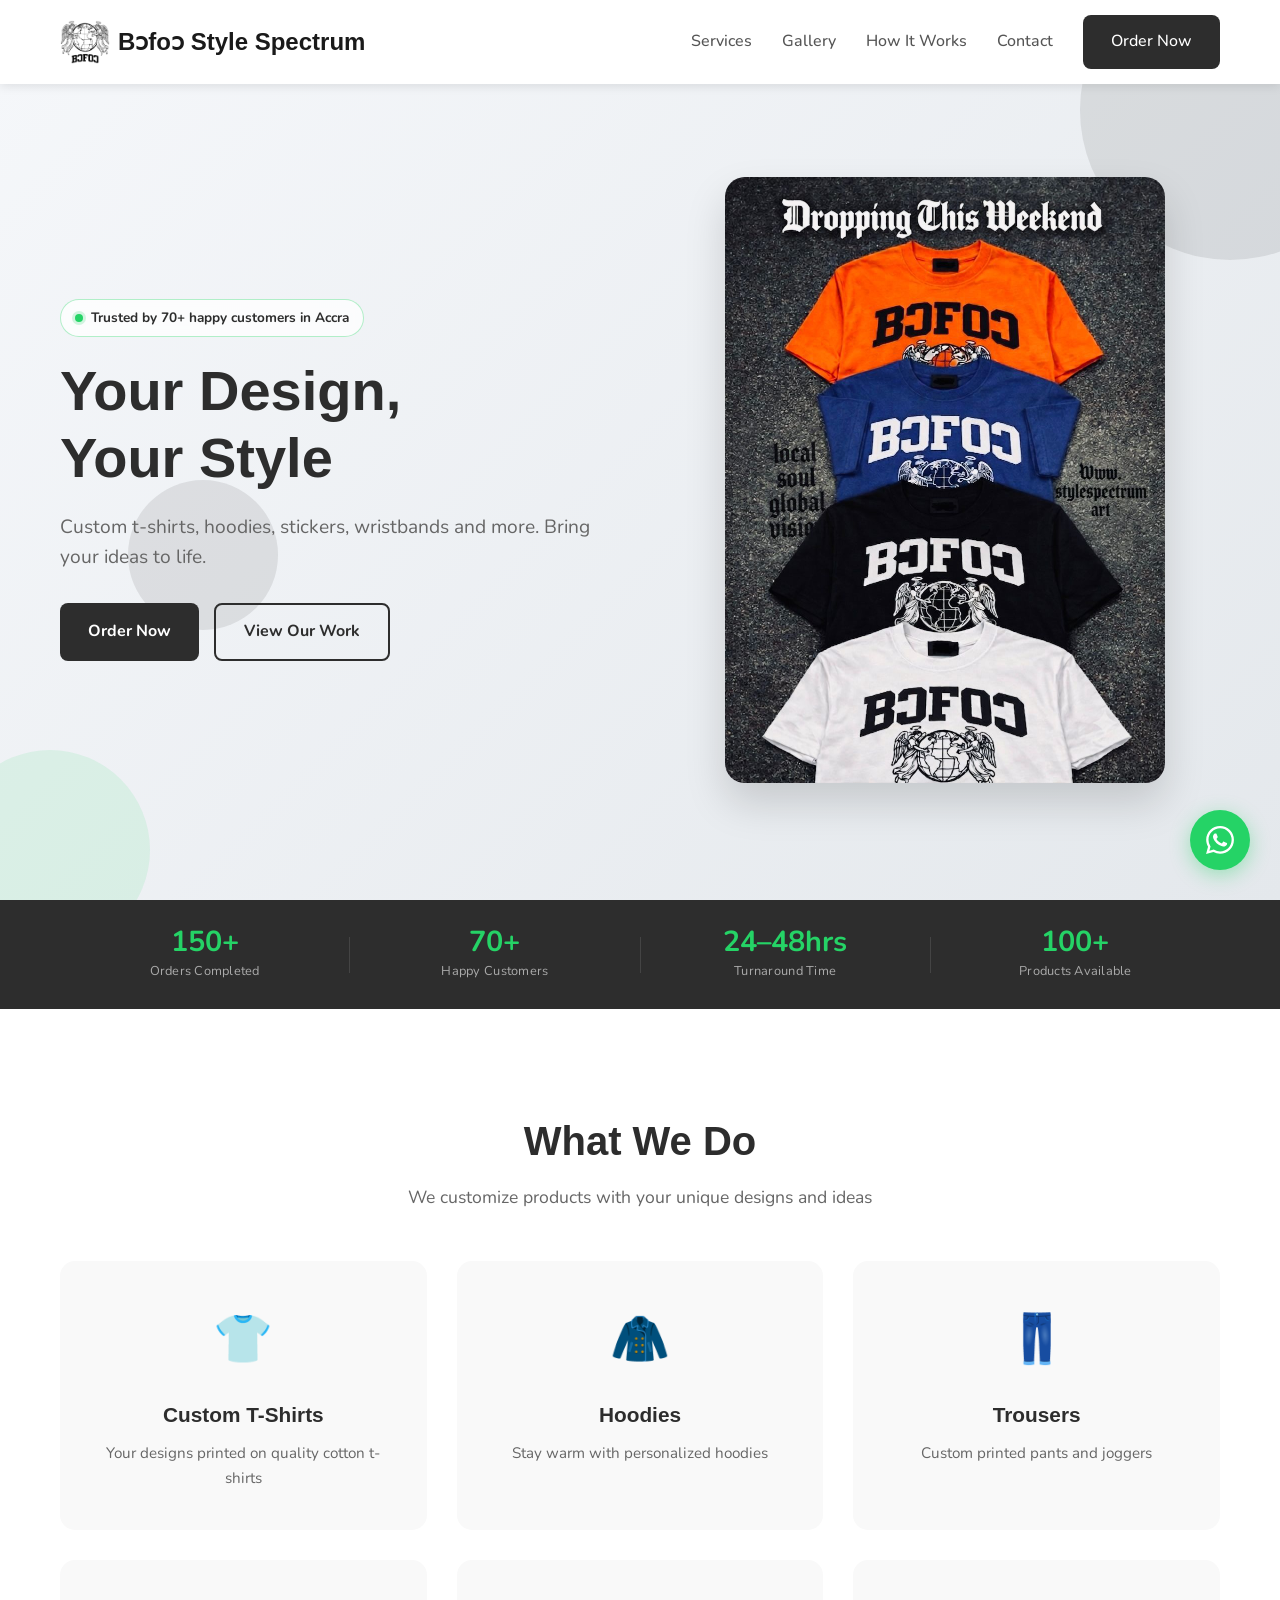
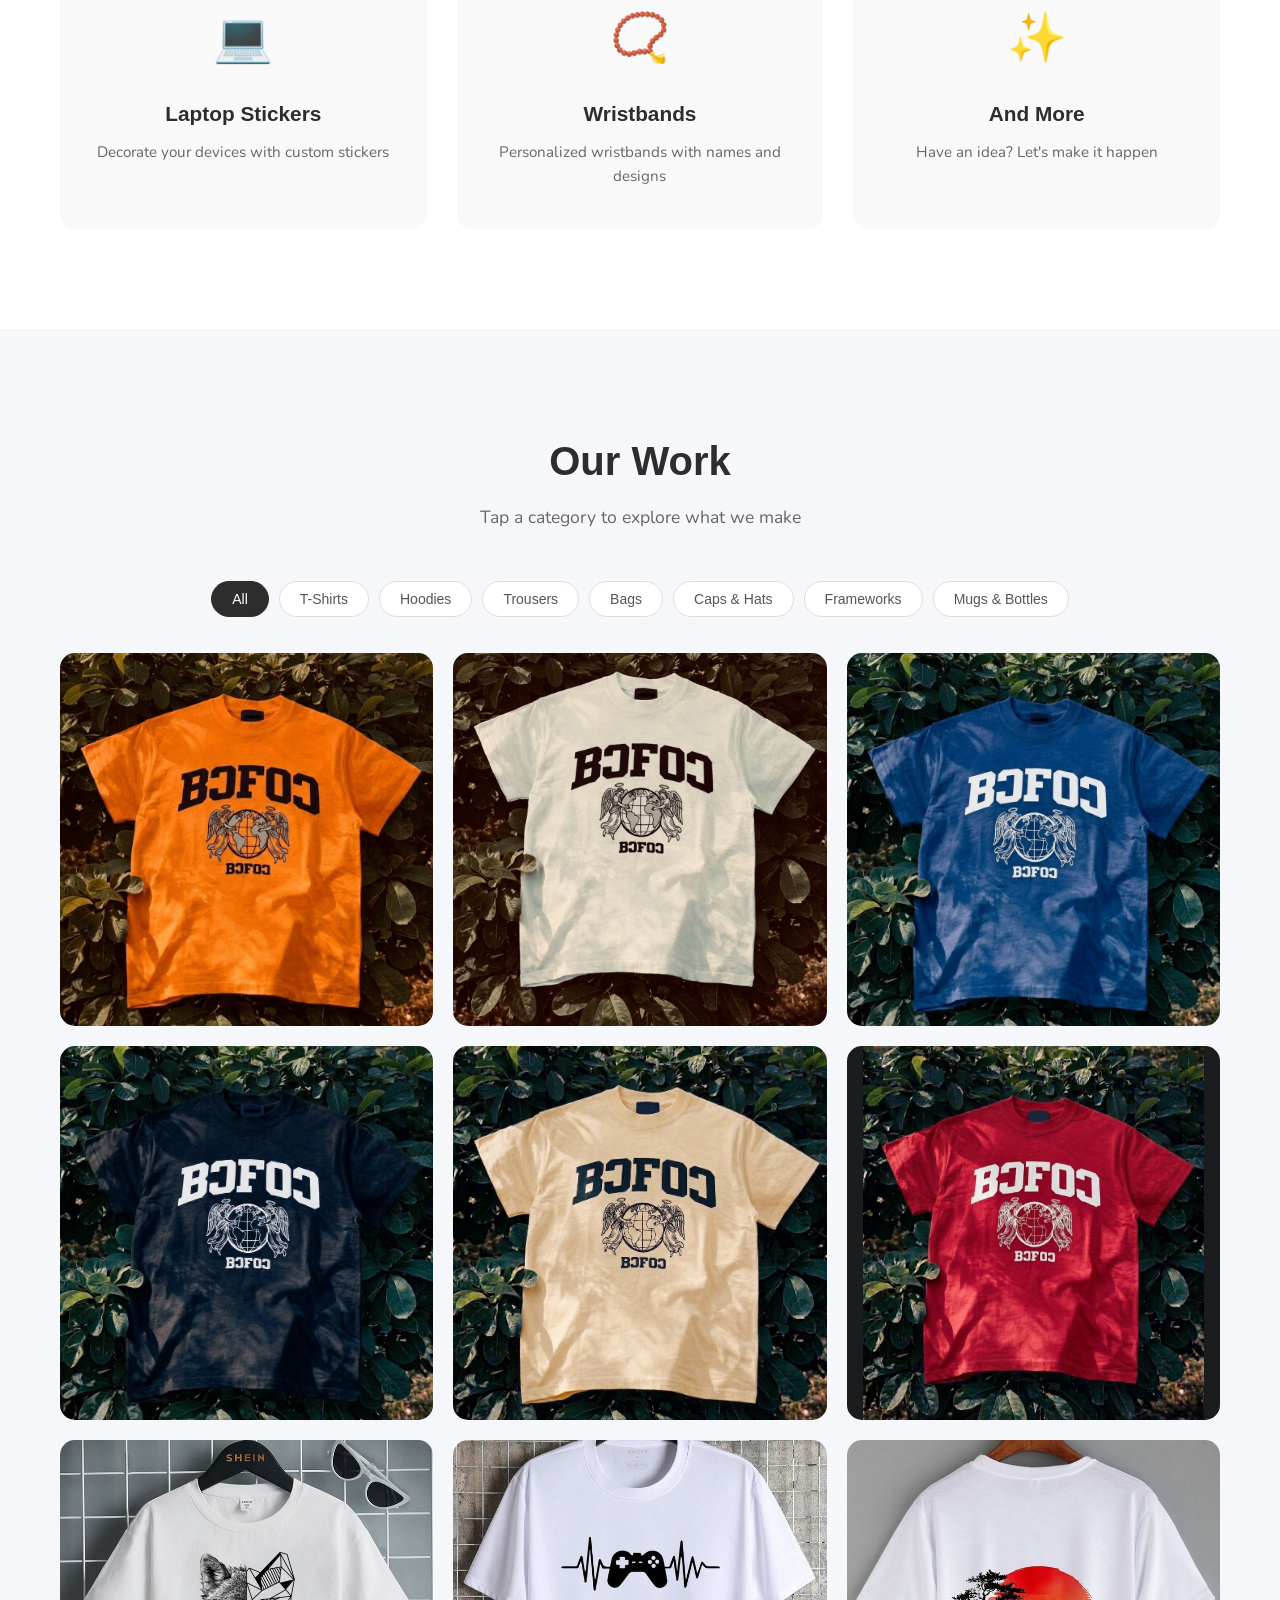
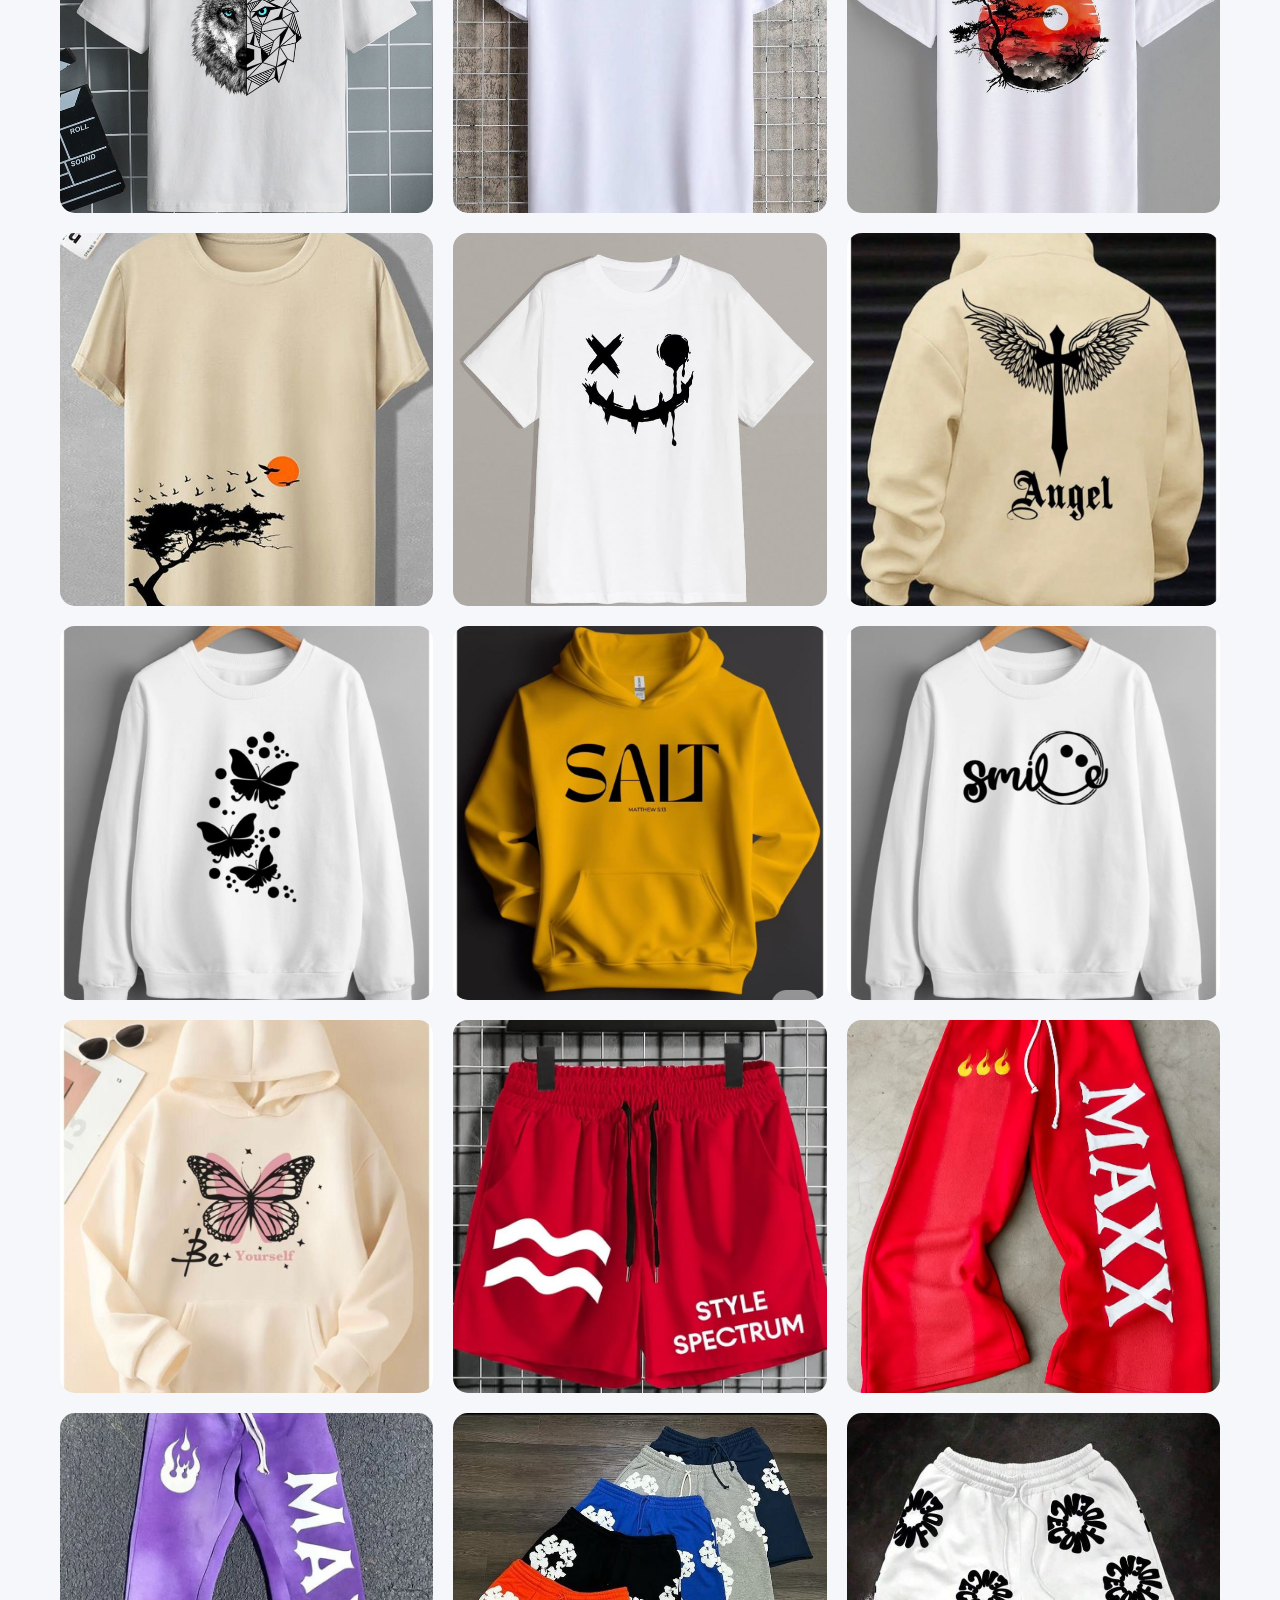
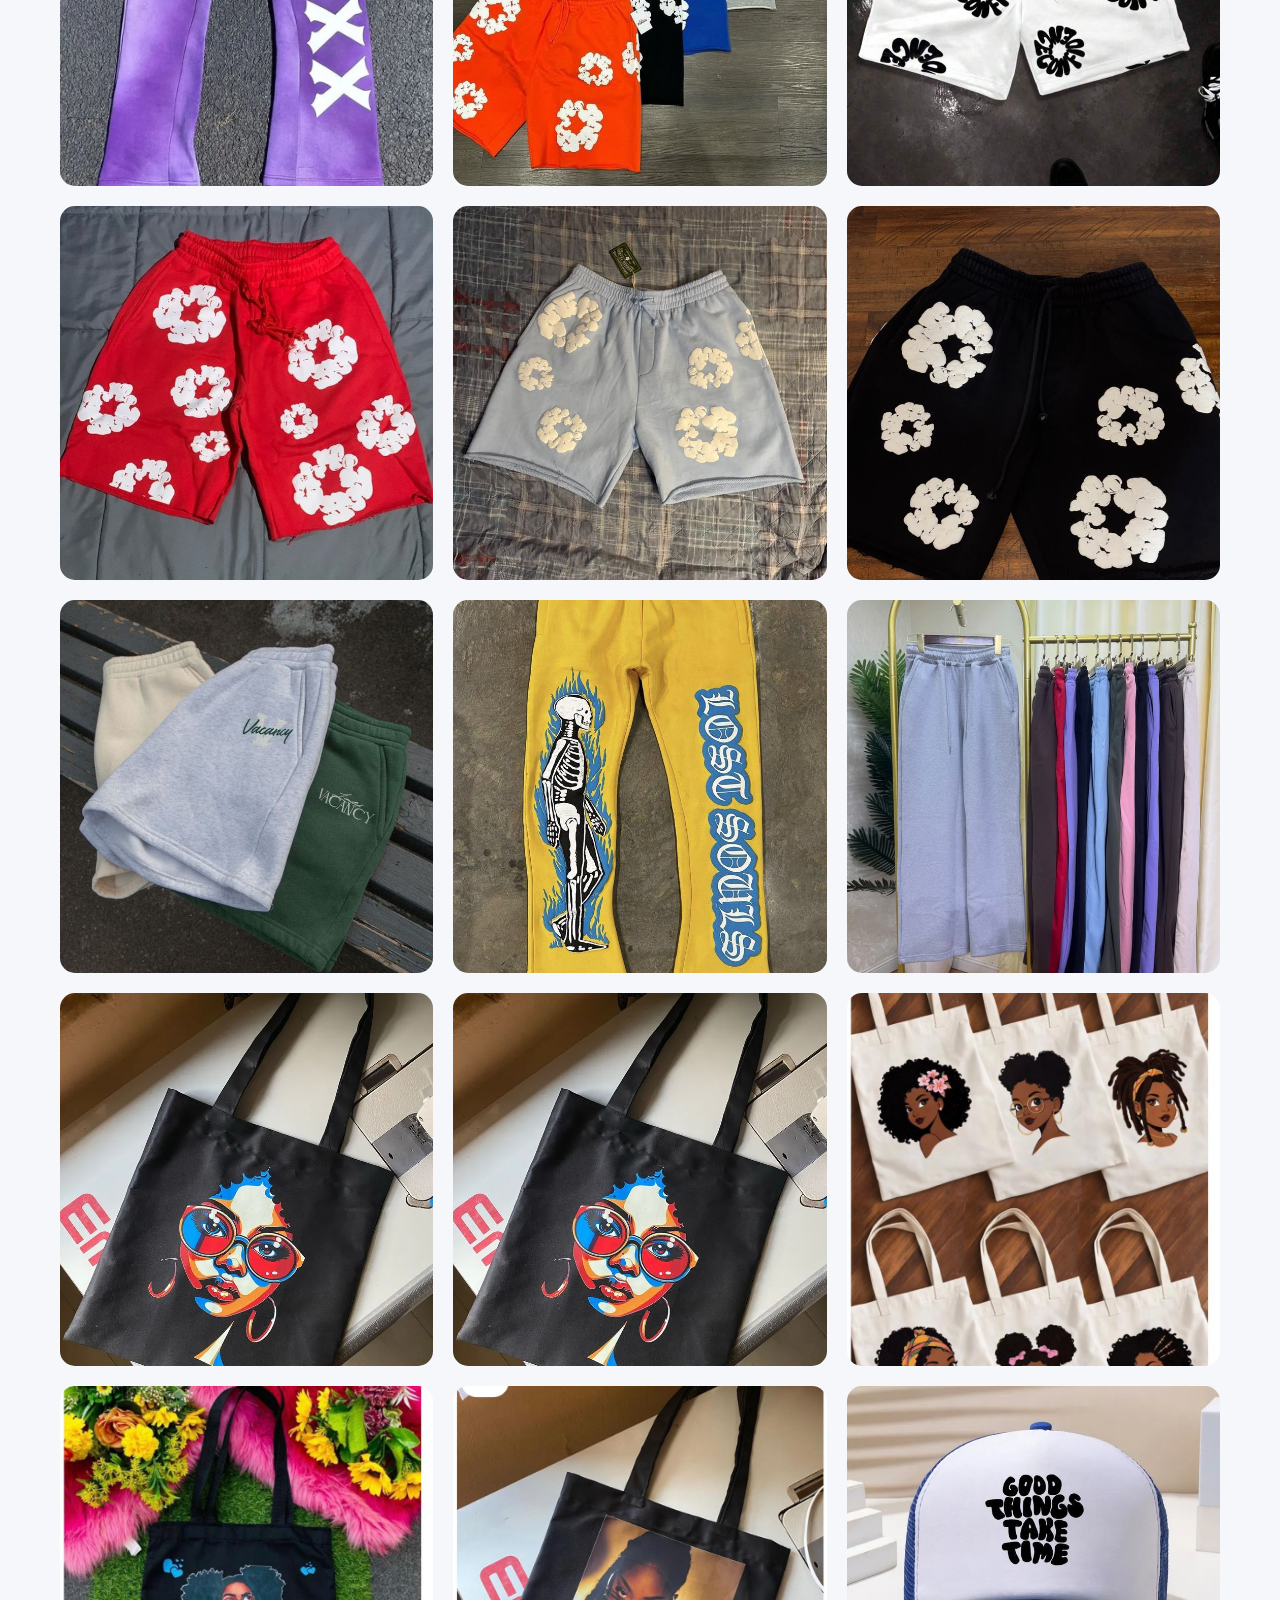
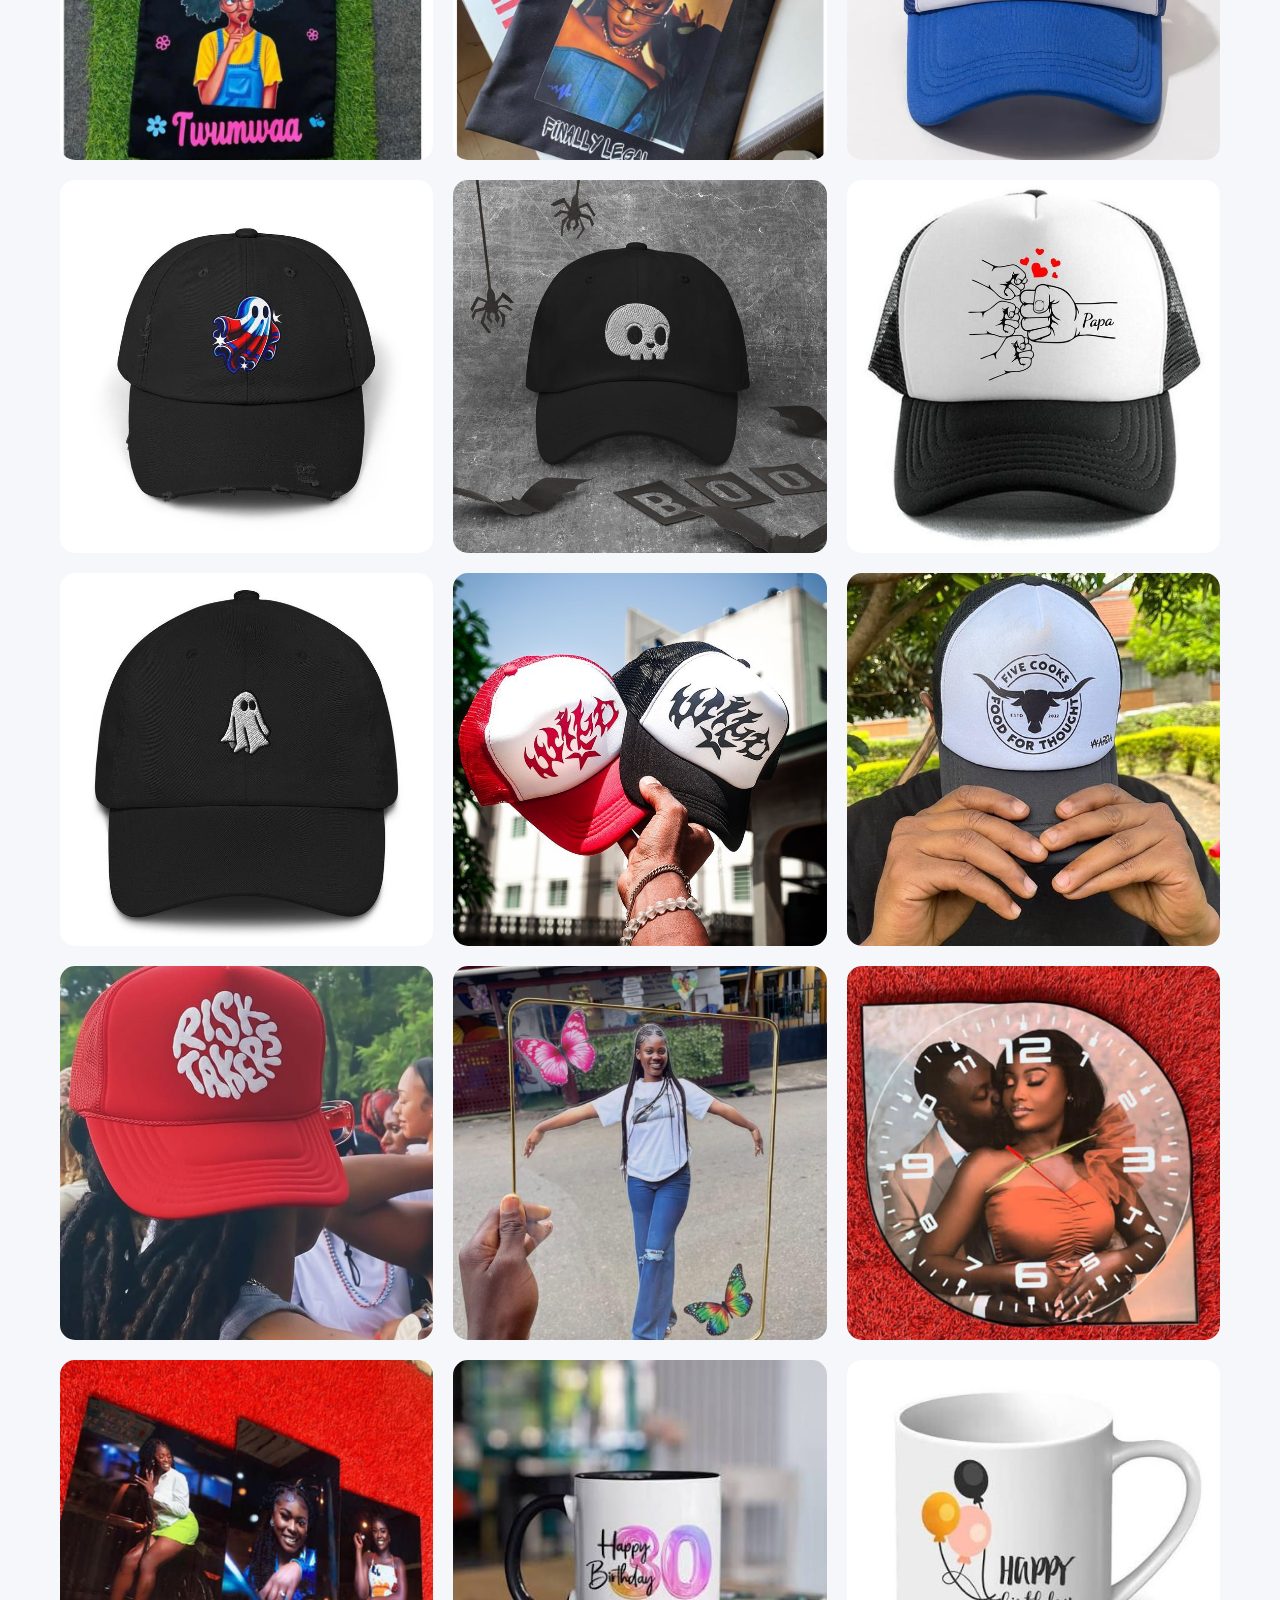
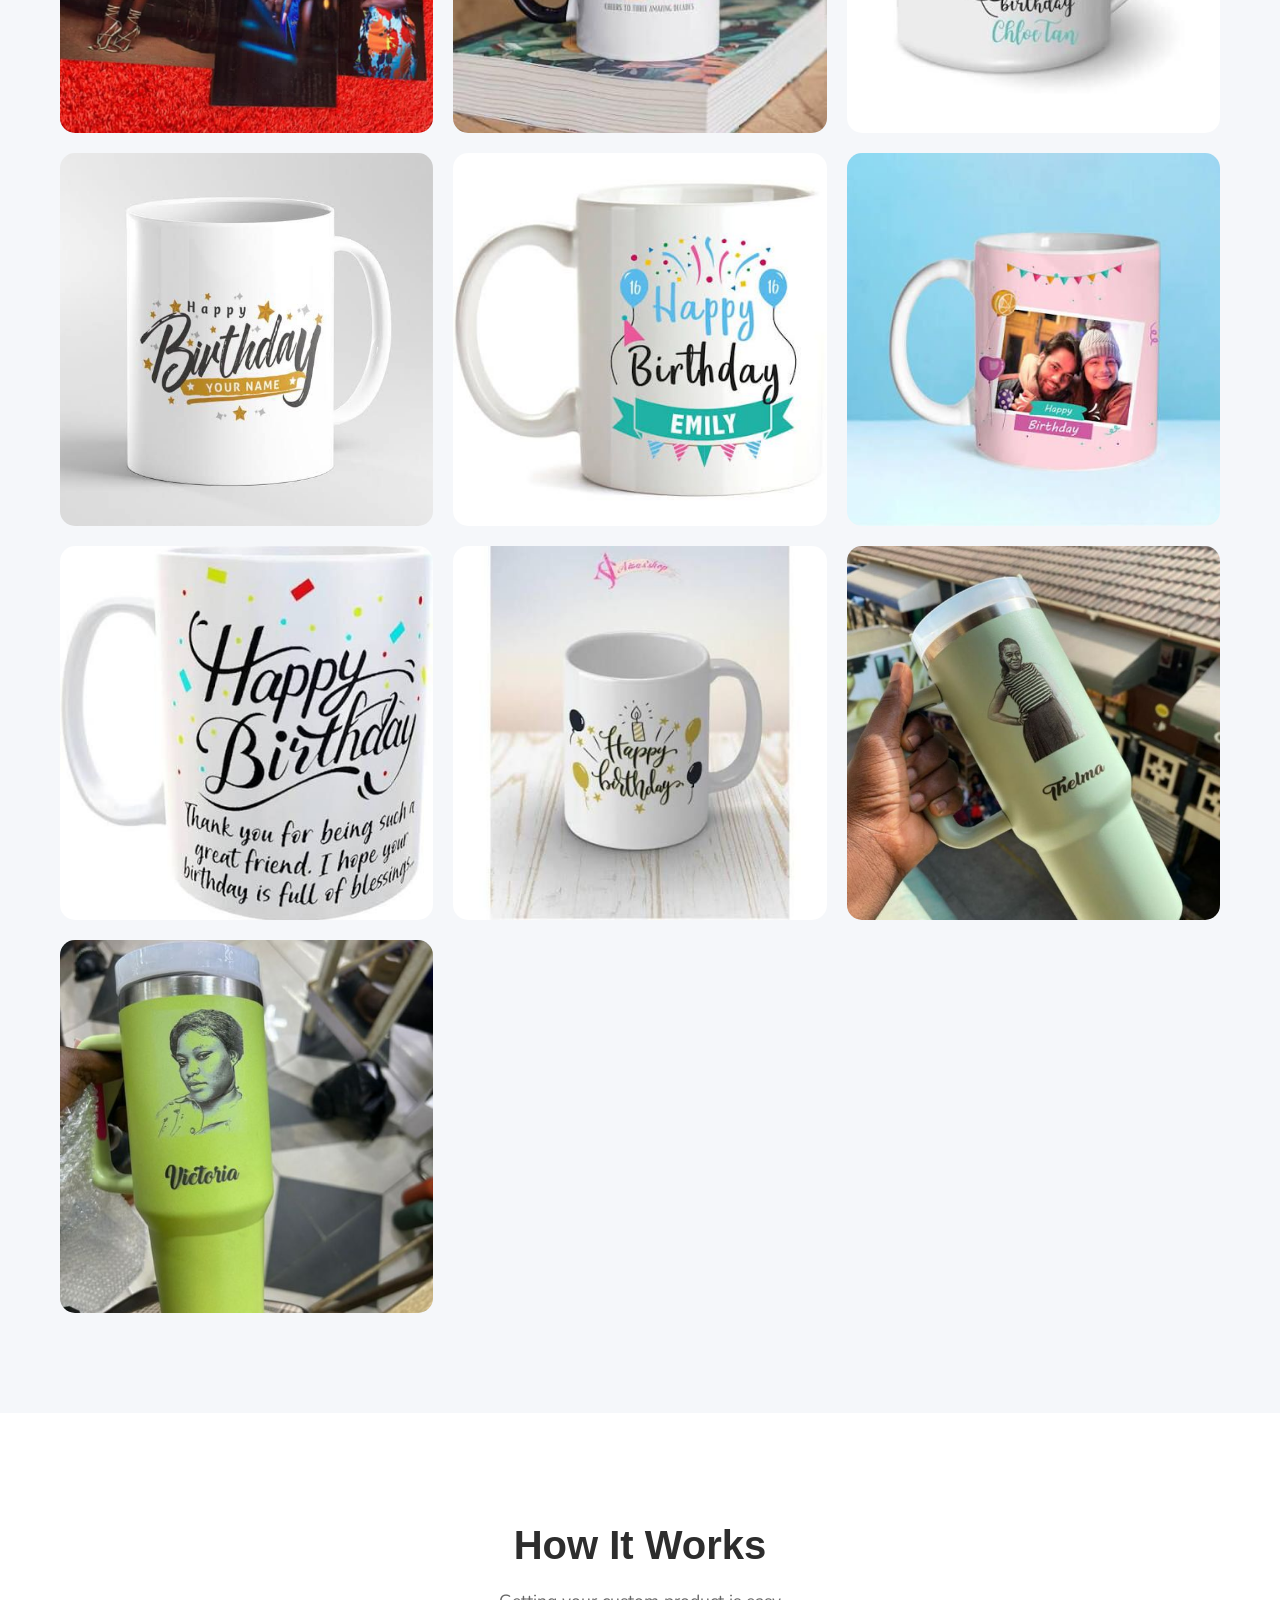
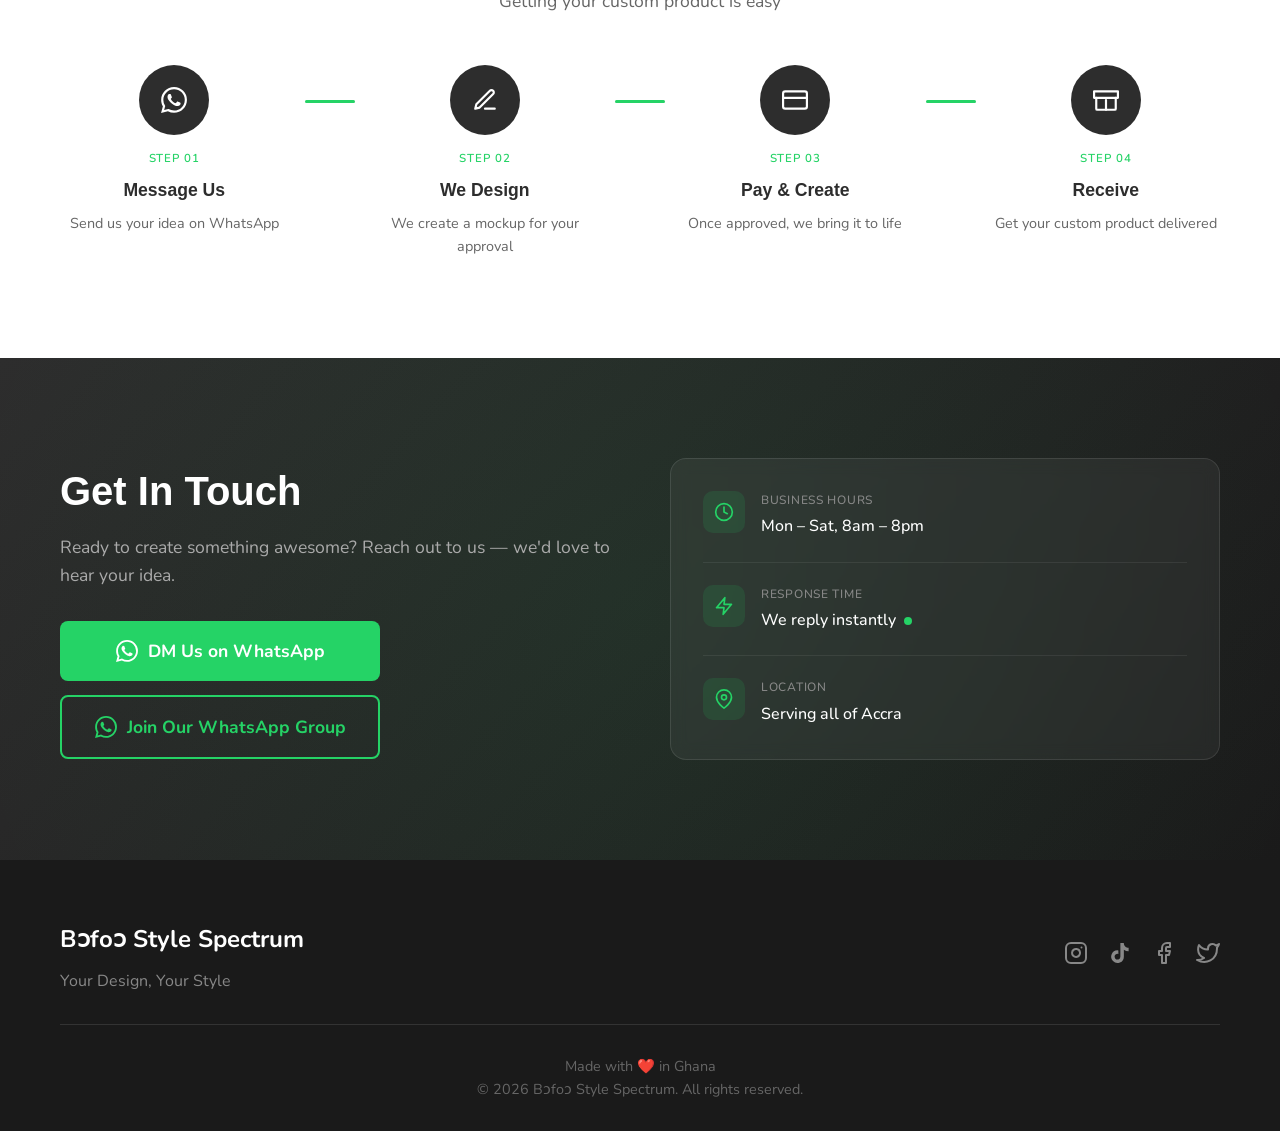
<file: index.html>
<!DOCTYPE html>
<html lang="en">
<head>
  <meta charset="UTF-8">
  <meta name="viewport" content="width=device-width, initial-scale=1.0">

  <!-- Primary Meta Tags -->
  <title>Bɔfoɔ Style Spectrum - Custom T-Shirts, Hoodies & Merchandise in Accra</title>
  <meta name="title" content="Bɔfoɔ Style Spectrum - Custom T-Shirts, Hoodies & Merchandise in Accra">
  <meta name="description" content="Custom t-shirts, hoodies, stickers, and wristbands in Accra, Ghana. Your designs, your style. Order via WhatsApp and get your personalized merchandise delivered.">
  <meta name="keywords" content="custom t-shirts Ghana, custom hoodies Accra, personalized merchandise, custom stickers, wristbands, print on demand Ghana, Accra custom printing">
  <meta name="robots" content="index, follow">
  <meta name="language" content="English">
  <meta name="author" content="Bɔfoɔ Style Spectrum">

  <!-- Open Graph / Facebook -->
  <meta property="og:type" content="website">
  <meta property="og:url" content="https://stylespectrum.art/">
  <meta property="og:title" content="Bɔfoɔ Style Spectrum - Custom T-Shirts & Merchandise">
  <meta property="og:description" content="Custom t-shirts, hoodies, stickers, and wristbands in Accra, Ghana. Your designs, your style.">
  <meta property="og:image" content="https://stylespectrum.art/images/hero-image.webp">

  <!-- Twitter -->
  <meta property="twitter:card" content="summary_large_image">
  <meta property="twitter:url" content="https://stylespectrum.art/">
  <meta property="twitter:title" content="Bɔfoɔ Style Spectrum - Custom T-Shirts & Merchandise">
  <meta property="twitter:description" content="Custom t-shirts, hoodies, stickers, and wristbands in Accra, Ghana. Your designs, your style.">
  <meta property="twitter:image" content="https://stylespectrum.art/images/hero-image.webp">

  <!-- Canonical URL -->
  <link rel="canonical" href="https://stylespectrum.art/">
  <link rel="shortcut icon" href="./images/logo.ico" type="image/x-icon">
  
  <link rel="stylesheet" href="css/styles.css">
  <!-- Google Fonts -->
  <link rel="preconnect" href="https://fonts.googleapis.com">
  <link rel="preconnect" href="https://fonts.gstatic.com" crossorigin>
  <link href="https://fonts.googleapis.com/css2?family=Google+Sans+Flex:opsz,wght@6..144,1..1000&family=Nunito:ital,wght@0,200..1000;1,200..1000&display=swap" rel="stylesheet">
</head>
<body>
  <!-- Header -->
  <header class="header">
    <div class="container">
      <a href="#" class="logo desktop-name">
        <div class="logo-container">
        <img src="./images/logo.png" alt="logo" class="logo-img">
        <span>Bɔfoɔ Style Spectrum</span>
        </div>
      </a>
      <a href="#" class="logo mobile-name">
        <div class="logo-container">
        <img src="./images/logo.png" alt="logo" class="logo-img">
        <span>Bɔfoɔ Spectrum</span>
        </div>
      </a>

      <nav class="nav">
        <a href="#services">Services</a>
        <a href="#gallery">Gallery</a>
        <a href="#how-it-works">How It Works</a>
        <a href="#contact">Contact</a>
        <a href="https://wa.me/+233540789934" class="btn btn-primary" target="_blank">Order Now</a>
      </nav>
      <button class="mobile-menu-btn" id="mobileMenuBtn">
        <span></span>
        <span></span>
        <span></span>
      </button>
    </div>
  </header>

  <!-- Mobile Menu -->
  <div class="mobile-menu" id="mobileMenu">
    <a href="#services">Services</a>
    <a href="#gallery">Gallery</a>
    <a href="#how-it-works">How It Works</a>
    <a href="#contact">Contact</a>
  </div>

  <!-- Hero Section -->
  <section class="hero">
    <div class="container">
      <div class="hero-content">
        <div class="hero-pill">
          <span class="hero-pill-dot"></span>
          <span>Trusted by 70+ happy customers in Accra</span>
        </div>

        <h1 class="hero-title">
          <span class="hero-line">Your Design,</span>
          <span class="hero-line">Your Style</span>
        </h1>
        <p class="hero-description">Custom t-shirts, hoodies, stickers, wristbands and more. Bring your ideas to life.</p>
        <div class="hero-buttons">
          <a href="https://wa.me/+233540789934" class="btn btn-primary" target="_blank">
            Order Now
          </a>
          <a href="#gallery" class="btn btn-secondary">
            View Our Work
          </a>
        </div>
      </div>
      <div class="hero-image">
        <img src="images/hero-image.jpeg" alt="Custom designed products" height="700px">
      </div>
    </div>
    <!-- Floating shapes for decoration -->
    <div class="hero-shapes">
      <div class="shape shape-1"></div>
      <div class="shape shape-2"></div>
      <div class="shape shape-3"></div>
    </div>
  </section>

  <!-- Stats Bar -->
  <div class="stats-bar">
    <div class="container">
      <div class="stats-grid">
        <div class="stat-item">
          <span class="stat-number">150+</span>
          <span class="stat-label">Orders Completed</span>
        </div>
        <div class="stat-divider"></div>
        <div class="stat-item">
          <span class="stat-number">70+</span>
          <span class="stat-label">Happy Customers</span>
        </div>
        <div class="stat-divider"></div>
        <div class="stat-item">
          <span class="stat-number">24–48hrs</span>
          <span class="stat-label">Turnaround Time</span>
        </div>
        <div class="stat-divider"></div>
        <div class="stat-item">
          <span class="stat-number">100+</span>
          <span class="stat-label">Products Available</span>
        </div>
      </div>
    </div>
  </div>

  <!-- Services Section -->
  <section class="services" id="services">
    <div class="container">
      <h2 class="section-title animate-on-scroll">What We Do</h2>
      <p class="section-subtitle animate-on-scroll">We customize products with your unique designs and ideas</p>
      
      <div class="services-grid">
        <div class="service-card animate-on-scroll" data-delay="0">
          <div class="service-icon">👕</div>
          <h3>Custom T-Shirts</h3>
          <p>Your designs printed on quality cotton t-shirts</p>
        </div>
        <div class="service-card animate-on-scroll" data-delay="100">
          <div class="service-icon">🧥</div>
          <h3>Hoodies</h3>
          <p>Stay warm with personalized hoodies</p>
        </div>
        <div class="service-card animate-on-scroll" data-delay="200">
          <div class="service-icon">👖</div>
          <h3>Trousers</h3>
          <p>Custom printed pants and joggers</p>
        </div>
        <div class="service-card animate-on-scroll" data-delay="300">
          <div class="service-icon">💻</div>
          <h3>Laptop Stickers</h3>
          <p>Decorate your devices with custom stickers</p>
        </div>
        <div class="service-card animate-on-scroll" data-delay="400">
          <div class="service-icon">📿</div>
          <h3>Wristbands</h3>
          <p>Personalized wristbands with names and designs</p>
        </div>
        <div class="service-card animate-on-scroll" data-delay="500">
          <div class="service-icon">✨</div>
          <h3>And More</h3>
          <p>Have an idea? Let's make it happen</p>
        </div>
      </div>
    </div>
  </section>

  <!-- Gallery Section -->
  <section class="gallery" id="gallery">
    <div class="container">
      <h2 class="section-title animate-on-scroll">Our Work</h2>
      <p class="section-subtitle animate-on-scroll">Tap a category to explore what we make</p>

      <!-- Filter Tabs -->
      <div class="gallery-tabs-wrapper">
        <div class="gallery-tabs">
          <button class="gallery-tab active" data-filter="all">All</button>
          <button class="gallery-tab" data-filter="t-shirts">T-Shirts</button>
          <button class="gallery-tab" data-filter="hoodies">Hoodies</button>
          <button class="gallery-tab" data-filter="trousers">Trousers</button>
          <button class="gallery-tab" data-filter="bags">Bags</button>
          <button class="gallery-tab" data-filter="caps">Caps & Hats</button>
          <button class="gallery-tab" data-filter="frameworks">Frameworks</button>
          <button class="gallery-tab" data-filter="mugs">Mugs & Bottles</button>
        </div>
      </div>

      <!-- Gallery Grid -->
      <!-- t-shirts | hoodies | trousers | stickers | caps | frameworks | mugs -->
      <div class="gallery-grid" id="galleryGrid">
        <div class="gallery-item" data-category="t-shirts">
          <img src="images/shirt-1.jpeg" alt="Custom T-Shirt">
          <div class="gallery-overlay">
            <span class="gallery-cat-label">T-Shirt</span>
          </div>
        </div>

        <div class="gallery-item" data-category="t-shirts">
          <img src="images/shirt-2.jpeg" alt="Custom T-Shirt">
          <div class="gallery-overlay">
            <span class="gallery-cat-label">T-Shirt</span>
          </div>
        </div>

        <div class="gallery-item" data-category="t-shirts">
          <img src="images/shirt-3.jpeg" alt="Custom T-Shirt">
          <div class="gallery-overlay">
            <span class="gallery-cat-label">T-Shirt</span>
          </div>
        </div>

        <div class="gallery-item" data-category="t-shirts">
          <img src="images/shirt-4.jpeg" alt="Custom T-Shirt">
          <div class="gallery-overlay">
            <span class="gallery-cat-label">T-Shirt</span>
          </div>
        </div>

        <div class="gallery-item" data-category="t-shirts">
          <img src="images/shirt-5.jpeg" alt="Custom T-Shirt">
          <div class="gallery-overlay">
            <span class="gallery-cat-label">T-Shirt</span>
          </div>
        </div>

        <div class="gallery-item" data-category="t-shirts">
          <img src="images/shirt-6.jpeg" alt="Custom T-Shirt">
          <div class="gallery-overlay">
            <span class="gallery-cat-label">T-Shirt</span>
          </div>
        </div>

        <div class="gallery-item" data-category="t-shirts">
          <img src="images/shirt-7.jpeg" alt="Custom T-Shirt">
          <div class="gallery-overlay">
            <span class="gallery-cat-label">T-Shirt</span>
          </div>
        </div>

        <div class="gallery-item" data-category="t-shirts">
          <img src="images/shirt-8.jpeg" alt="Custom T-Shirt">
          <div class="gallery-overlay">
            <span class="gallery-cat-label">T-Shirt</span>
          </div>
        </div>

        <div class="gallery-item" data-category="t-shirts">
          <img src="images/shirt-9.jpeg" alt="Custom T-Shirt">
          <div class="gallery-overlay">
            <span class="gallery-cat-label">T-Shirt</span>
          </div>
        </div>

        <div class="gallery-item" data-category="t-shirts">
          <img src="images/shirt-10.jpeg" alt="Custom T-Shirt">
          <div class="gallery-overlay">
            <span class="gallery-cat-label">T-Shirt</span>
          </div>
        </div>

        <div class="gallery-item" data-category="t-shirts">
          <img src="images/shirt-11.jpeg" alt="Custom T-Shirt">
          <div class="gallery-overlay">
            <span class="gallery-cat-label">T-Shirt</span>
          </div>
        </div>

        <!-- HOODIES -->
        <div class="gallery-item" data-category="hoodies">
          <img src="images/hoodies/hoodie-1.jpeg" alt="Custom Hoodie">
          <div class="gallery-overlay">
            <span class="gallery-cat-label">Hoodie</span>
          </div>
        </div>

        <div class="gallery-item" data-category="hoodies">
          <img src="images/hoodies/hoodie-2.jpeg" alt="Custom Hoodie">
          <div class="gallery-overlay">
            <span class="gallery-cat-label">Hoodie</span>
          </div>
        </div>

        <div class="gallery-item" data-category="hoodies">
          <img src="images/hoodies/hoodie-3.jpeg" alt="Custom Hoodie">
          <div class="gallery-overlay">
            <span class="gallery-cat-label">Hoodie</span>
          </div>
        </div>

        <div class="gallery-item" data-category="hoodies">
          <img src="images/hoodies/hoodie-4.jpeg" alt="Custom Hoodie">
          <div class="gallery-overlay">
            <span class="gallery-cat-label">Hoodie</span>
          </div>
        </div>

        <div class="gallery-item" data-category="hoodies">
          <img src="images/hoodies/hoodie-5.jpeg" alt="Custom Hoodie">
          <div class="gallery-overlay">
            <span class="gallery-cat-label">Hoodie</span>
          </div>
        </div>

        <div class="gallery-item" data-category="trousers">
          <img src="images/work-1.webp" alt="Custom T-Shirt">
          <div class="gallery-overlay">
            <span class="gallery-cat-label">Trousers</span>
          </div>
        </div>

        <div class="gallery-item" data-category="trousers">
          <img src="images/work-2.webp" alt="Custom Hoodie">
          <div class="gallery-overlay">
            <span class="gallery-cat-label">Trousers</span>
          </div>
        </div>

        <div class="gallery-item" data-category="stickers">
          <img src="images/work-3.webp" alt="Custom Stickers">
          <div class="gallery-overlay">
            <span class="gallery-cat-label">Stickers</span>
          </div>
        </div>

        <!-- TROUSERS -->
        <div class="gallery-item" data-category="trousers">
          <img src="images/trousers/trouser-1.jpeg" alt="Custom Trousers">
          <div class="gallery-overlay">
            <span class="gallery-cat-label">Trousers</span>
          </div>
        </div>

        <div class="gallery-item" data-category="trousers">
          <img src="images/trousers/trouser-2.jpeg" alt="Custom Trousers">
          <div class="gallery-overlay">
            <span class="gallery-cat-label">Trousers</span>
          </div>
        </div>

        <div class="gallery-item" data-category="trousers">
          <img src="images/trousers/trouser-3.jpeg" alt="Custom Trousers">
          <div class="gallery-overlay">
            <span class="gallery-cat-label">Trousers</span>
          </div>
        </div>

        <div class="gallery-item" data-category="trousers">
          <img src="images/trousers/trouser-4.jpeg" alt="Custom Trousers">
          <div class="gallery-overlay">
            <span class="gallery-cat-label">Trousers</span>
          </div>
        </div>

        <div class="gallery-item" data-category="trousers">
          <img src="images/trousers/trouser-5.jpeg" alt="Custom Trousers">
          <div class="gallery-overlay">
            <span class="gallery-cat-label">Trousers</span>
          </div>
        </div>

        <div class="gallery-item" data-category="trousers">
          <img src="images/trousers/trouser-6.jpeg" alt="Custom Trousers">
          <div class="gallery-overlay">
            <span class="gallery-cat-label">Trousers</span>
          </div>
        </div>

        <div class="gallery-item" data-category="trousers">
          <img src="images/trousers/trouser-7.jpeg" alt="Custom Trousers">
          <div class="gallery-overlay">
            <span class="gallery-cat-label">Trousers</span>
          </div>
        </div>

        <div class="gallery-item" data-category="trousers">
          <img src="images/trousers/trouser-8.jpeg" alt="Custom Trousers">
          <div class="gallery-overlay">
            <span class="gallery-cat-label">Trousers</span>
          </div>
        </div>

        <div class="gallery-item" data-category="trousers">
          <img src="images/work-5.webp" alt="Custom Trousers">
          <div class="gallery-overlay">
            <span class="gallery-cat-label">Trousers</span>
          </div>
        </div>

        <div class="gallery-item" data-category="trousers">
          <img src="images/work-5.webp" alt="Custom Trousers">
          <div class="gallery-overlay">
            <span class="gallery-cat-label">Trousers</span>
          </div>
        </div>

        <!-- Tote-bags -->
          <div class="gallery-item" data-category="bags">
            <img src="images/tote-bags/bag-1.jpg" alt="Custom Tote-bags">
            <div class="gallery-overlay">
              <span class="gallery-cat-label">Bags</span>
            </div>
        </div>

        <div class="gallery-item" data-category="bags">
          <img src="images/tote-bags/bag-2.jpg" alt="Custom Tote-bags">
          <div class="gallery-overlay">
            <span class="gallery-cat-label">Bags</span>
          </div>
        </div>

        <div class="gallery-item" data-category="bags">
          <img src="images/tote-bags/bag-4.jpg" alt="Custom Tote-bags">
          <div class="gallery-overlay">
            <span class="gallery-cat-label">Bags</span>
          </div>
        </div>

        <div class="gallery-item" data-category="caps">
          <img src="images/caps/cap-1.webp" alt="Custom Mug">
          <div class="gallery-overlay">
            <span class="gallery-cat-label">Cap</span>
          </div>
        </div>

        <div class="gallery-item" data-category="caps">
          <img src="images/caps/cap-2.jpeg" alt="Custom Mug">
          <div class="gallery-overlay">
            <span class="gallery-cat-label">Cap</span>
          </div>
        </div>

        <div class="gallery-item" data-category="caps">
          <img src="images/caps/cap-3.jpeg" alt="Custom Mug">
          <div class="gallery-overlay">
            <span class="gallery-cat-label">Cap</span>
          </div>
        </div>

        <div class="gallery-item" data-category="caps">
          <img src="images/caps/cap-4.jpeg" alt="Custom Mug">
          <div class="gallery-overlay">
            <span class="gallery-cat-label">Cap</span>
          </div>
        </div>

        <div class="gallery-item" data-category="caps">
          <img src="images/caps/cap-5.jpeg" alt="Custom Mug">
          <div class="gallery-overlay">
            <span class="gallery-cat-label">Cap</span>
          </div>
        </div>

        <div class="gallery-item" data-category="caps">
          <img src="images/caps/cap-6.jpeg" alt="Custom Mug">
          <div class="gallery-overlay">
            <span class="gallery-cat-label">Cap</span>
          </div>
        </div>

        <div class="gallery-item" data-category="caps">
          <img src="images/caps/cap-7.jpeg" alt="Custom Mug">
          <div class="gallery-overlay">
            <span class="gallery-cat-label">Cap</span>
          </div>
        </div>

        <div class="gallery-item" data-category="caps">
          <img src="images/caps/cap-8.jpeg" alt="Custom Mug">
          <div class="gallery-overlay">
            <span class="gallery-cat-label">Cap</span>
          </div>
        </div>

        <div class="gallery-item" data-category="frameworks">
          <img src="images/frames/frame-1.jpg" alt="Custom Frameworks">
          <div class="gallery-overlay">
            <span class="gallery-cat-label">Frames</span>
          </div>
        </div>

        <div class="gallery-item" data-category="frameworks">
          <img src="images/frames/frame-2.jpg" alt="Custom Frameworks">
          <div class="gallery-overlay">
            <span class="gallery-cat-label">Frames</span>
          </div>
        </div>

        <div class="gallery-item" data-category="frameworks">
          <img src="images/frames/frame-3.jpg" alt="Custom Frameworks">
          <div class="gallery-overlay">
            <span class="gallery-cat-label">Frames</span>
          </div>
        </div>

        <!-- Mugs & Bottles -->
        <div class="gallery-item" data-category="mugs">
          <img src="images/mugs.&.bottles/mug-1.jpg" alt="Custom Mugs and Bottles">
          <div class="gallery-overlay">
            <span class="gallery-cat-label">Mugs</span>
          </div>
        </div>

        <div class="gallery-item" data-category="mugs">
          <img src="images/mugs.&.bottles/mug-2.jpg" alt="Custom Mugs and Bottles">
          <div class="gallery-overlay">
            <span class="gallery-cat-label">Mugs</span>
          </div>
        </div>

        <div class="gallery-item" data-category="mugs">
          <img src="images/mugs.&.bottles/mug-3.jpg" alt="Custom Mugs and Bottles">
          <div class="gallery-overlay">
            <span class="gallery-cat-label">Mugs</span>
          </div>
        </div>

        <div class="gallery-item" data-category="mugs">
          <img src="images/mugs.&.bottles/mug-4.jpg" alt="Custom Mugs and Bottles">
          <div class="gallery-overlay">
            <span class="gallery-cat-label">Mugs</span>
          </div>
        </div>

        <div class="gallery-item" data-category="mugs">
          <img src="images/mugs.&.bottles/mug-5.jpg" alt="Custom Mugs and Bottles">
          <div class="gallery-overlay">
            <span class="gallery-cat-label">Mugs</span>
          </div>
        </div>

        <div class="gallery-item" data-category="mugs">
          <img src="images/mugs.&.bottles/mug-6.jpg" alt="Custom Mugs and Bottles">
          <div class="gallery-overlay">
            <span class="gallery-cat-label">Mugs</span>
          </div>
        </div>

        <div class="gallery-item" data-category="mugs">
          <img src="images/mugs.&.bottles/mug-7.jpg" alt="Custom Mugs and Bottles">
          <div class="gallery-overlay">
            <span class="gallery-cat-label">Mugs</span>
          </div>
        </div>

        <div class="gallery-item" data-category="mugs">
          <img src="images/mugs.&.bottles/bottle-1.jpg" alt="Custom Mugs and Bottles">
          <div class="gallery-overlay">
            <span class="gallery-cat-label">Bottle</span>
          </div>
        </div>

        <div class="gallery-item" data-category="mugs">
          <img src="images/mugs.&.bottles/bottle-2.jpg" alt="Custom Mugs and Bottles">
          <div class="gallery-overlay">
            <span class="gallery-cat-label">Bottle</span>
          </div>
        </div>
      </div>

      <!-- Empty state (shown when a category has no images yet) -->
      <div class="gallery-empty" id="galleryEmpty">
        <p>No photos yet for this category — check back soon!</p>
      </div>
    </div>
  </section>

  <!-- How It Works Section -->
  <section class="how-it-works" id="how-it-works">
      <div class="container">
          <h2 class="section-title animate-on-scroll">How It Works</h2>
          <p class="section-subtitle animate-on-scroll">Getting your custom product is easy</p>
          
          <div class="steps">
              <div class="step animate-on-scroll" data-delay="0">
                  <div class="step-number">
                      <svg xmlns="http://www.w3.org/2000/svg" width="26" height="26" viewBox="0 0 24 24" fill="currentColor">
                          <path d="M17.472 14.382c-.297-.149-1.758-.867-2.03-.967-.273-.099-.471-.148-.67.15-.197.297-.767.966-.94 1.164-.173.199-.347.223-.644.075-.297-.15-1.255-.463-2.39-1.475-.883-.788-1.48-1.761-1.653-2.059-.173-.297-.018-.458.13-.606.134-.133.298-.347.446-.52.149-.174.198-.298.298-.497.099-.198.05-.371-.025-.52-.075-.149-.669-1.612-.916-2.207-.242-.579-.487-.5-.669-.51-.173-.008-.371-.01-.57-.01-.198 0-.52.074-.792.372-.272.297-1.04 1.016-1.04 2.479 0 1.462 1.065 2.875 1.213 3.074.149.198 2.096 3.2 5.077 4.487.709.306 1.262.489 1.694.625.712.227 1.36.195 1.871.118.571-.085 1.758-.719 2.006-1.413.248-.694.248-1.289.173-1.413-.074-.124-.272-.198-.57-.347m-5.421 7.403h-.004a9.87 9.87 0 01-5.031-1.378l-.361-.214-3.741.982.998-3.648-.235-.374a9.86 9.86 0 01-1.51-5.26c.001-5.45 4.436-9.884 9.888-9.884 2.64 0 5.122 1.03 6.988 2.898a9.825 9.825 0 012.893 6.994c-.003 5.45-4.437 9.884-9.885 9.884m8.413-18.297A11.815 11.815 0 0012.05 0C5.495 0 .16 5.335.157 11.892c0 2.096.547 4.142 1.588 5.945L.057 24l6.305-1.654a11.882 11.882 0 005.683 1.448h.005c6.554 0 11.89-5.335 11.893-11.893a11.821 11.821 0 00-3.48-8.413z"/>
                      </svg>
                  </div>
                  <span class="step-count">Step 01</span>
                  <h3>Message Us</h3>
                  <p>Send us your idea on WhatsApp</p>
              </div>

              <div class="step-line animate-on-scroll" data-delay="100"></div>

              <div class="step animate-on-scroll" data-delay="200">
                  <div class="step-number">
                      <svg xmlns="http://www.w3.org/2000/svg" width="26" height="26" viewBox="0 0 24 24" fill="none" stroke="currentColor" stroke-width="2" stroke-linecap="round" stroke-linejoin="round">
                          <path d="M12 20h9"></path>
                          <path d="M16.5 3.5a2.121 2.121 0 0 1 3 3L7 19l-4 1 1-4L16.5 3.5z"></path>
                      </svg>
                  </div>
                  <span class="step-count">Step 02</span>
                  <h3>We Design</h3>
                  <p>We create a mockup for your approval</p>
              </div>

              <div class="step-line animate-on-scroll" data-delay="300"></div>

              <div class="step animate-on-scroll" data-delay="400">
                  <div class="step-number">
                      <svg xmlns="http://www.w3.org/2000/svg" width="26" height="26" viewBox="0 0 24 24" fill="none" stroke="currentColor" stroke-width="2" stroke-linecap="round" stroke-linejoin="round">
                          <rect x="1" y="4" width="22" height="16" rx="2" ry="2"></rect>
                          <line x1="1" y1="10" x2="23" y2="10"></line>
                      </svg>
                  </div>
                  <span class="step-count">Step 03</span>
                  <h3>Pay & Create</h3>
                  <p>Once approved, we bring it to life</p>
              </div>

              <div class="step-line animate-on-scroll" data-delay="500"></div>

              <div class="step animate-on-scroll" data-delay="600">
                  <div class="step-number">
                      <svg xmlns="http://www.w3.org/2000/svg" width="26" height="26" viewBox="0 0 24 24" fill="none" stroke="currentColor" stroke-width="2" stroke-linecap="round" stroke-linejoin="round">
                          <path d="M21 10V20a1 1 0 0 1-1 1H4a1 1 0 0 1-1-1V10"></path>
                          <path d="M23 4H1v6h22V4z"></path>
                          <line x1="12" y1="12" x2="12" y2="21"></line>
                      </svg>
                  </div>
                  <span class="step-count">Step 04</span>
                  <h3>Receive</h3>
                  <p>Get your custom product delivered</p>
              </div>
          </div>
      </div>
  </section>

  <!-- Contact Section -->
  <section class="contact" id="contact">
      <div class="container">
          <div class="contact-layout">
            <!-- Left: CTA -->
            <div class="contact-left animate-on-scroll">
                <h2 class="section-title" style="text-align:left;">Get In Touch</h2>
                <p class="section-subtitle" style="text-align:left; margin-bottom:32px;">
                    Ready to create something awesome? Reach out to us — we'd love to hear your idea.
                </p>
                <div class="contact-buttons">
                    <a href="https://wa.me/+233540789934" class="btn btn-whatsapp" target="_blank">
                        <svg xmlns="http://www.w3.org/2000/svg" width="22" height="22" viewBox="0 0 24 24" fill="currentColor">
                            <path d="M17.472 14.382c-.297-.149-1.758-.867-2.03-.967-.273-.099-.471-.148-.67.15-.197.297-.767.966-.94 1.164-.173.199-.347.223-.644.075-.297-.15-1.255-.463-2.39-1.475-.883-.788-1.48-1.761-1.653-2.059-.173-.297-.018-.458.13-.606.134-.133.298-.347.446-.52.149-.174.198-.298.298-.497.099-.198.05-.371-.025-.52-.075-.149-.669-1.612-.916-2.207-.242-.579-.487-.5-.669-.51-.173-.008-.371-.01-.57-.01-.198 0-.52.074-.792.372-.272.297-1.04 1.016-1.04 2.479 0 1.462 1.065 2.875 1.213 3.074.149.198 2.096 3.2 5.077 4.487.709.306 1.262.489 1.694.625.712.227 1.36.195 1.871.118.571-.085 1.758-.719 2.006-1.413.248-.694.248-1.289.173-1.413-.074-.124-.272-.198-.57-.347m-5.421 7.403h-.004a9.87 9.87 0 01-5.031-1.378l-.361-.214-3.741.982.998-3.648-.235-.374a9.86 9.86 0 01-1.51-5.26c.001-5.45 4.436-9.884 9.888-9.884 2.64 0 5.122 1.03 6.988 2.898a9.825 9.825 0 012.893 6.994c-.003 5.45-4.437 9.884-9.885 9.884m8.413-18.297A11.815 11.815 0 0012.05 0C5.495 0 .16 5.335.157 11.892c0 2.096.547 4.142 1.588 5.945L.057 24l6.305-1.654a11.882 11.882 0 005.683 1.448h.005c6.554 0 11.89-5.335 11.893-11.893a11.821 11.821 0 00-3.48-8.413z"/>
                        </svg>
                        DM Us on WhatsApp
                    </a>
                    <a href="https://chat.whatsapp.com/DIZfOrVpwGT8vySYccaoVm?mode=gi_t" class="btn btn-whatsapp-outline" target="_blank">
                        <svg xmlns="http://www.w3.org/2000/svg" width="22" height="22" viewBox="0 0 24 24" fill="currentColor">
                            <path d="M17.472 14.382c-.297-.149-1.758-.867-2.03-.967-.273-.099-.471-.148-.67.15-.197.297-.767.966-.94 1.164-.173.199-.347.223-.644.075-.297-.15-1.255-.463-2.39-1.475-.883-.788-1.48-1.761-1.653-2.059-.173-.297-.018-.458.13-.606.134-.133.298-.347.446-.52.149-.174.198-.298.298-.497.099-.198.05-.371-.025-.52-.075-.149-.669-1.612-.916-2.207-.242-.579-.487-.5-.669-.51-.173-.008-.371-.01-.57-.01-.198 0-.52.074-.792.372-.272.297-1.04 1.016-1.04 2.479 0 1.462 1.065 2.875 1.213 3.074.149.198 2.096 3.2 5.077 4.487.709.306 1.262.489 1.694.625.712.227 1.36.195 1.871.118.571-.085 1.758-.719 2.006-1.413.248-.694.248-1.289.173-1.413-.074-.124-.272-.198-.57-.347m-5.421 7.403h-.004a9.87 9.87 0 01-5.031-1.378l-.361-.214-3.741.982.998-3.648-.235-.374a9.86 9.86 0 01-1.51-5.26c.001-5.45 4.436-9.884 9.888-9.884 2.64 0 5.122 1.03 6.988 2.898a9.825 9.825 0 012.893 6.994c-.003 5.45-4.437 9.884-9.885 9.884m8.413-18.297A11.815 11.815 0 0012.05 0C5.495 0 .16 5.335.157 11.892c0 2.096.547 4.142 1.588 5.945L.057 24l6.305-1.654a11.882 11.882 0 005.683 1.448h.005c6.554 0 11.89-5.335 11.893-11.893a11.821 11.821 0 00-3.48-8.413z"/>
                        </svg>
                        Join Our WhatsApp Group
                    </a>
                </div>
            </div>

            <!-- Right: Business Info -->
            <div class="contact-info animate-on-scroll" data-delay="150">
                <div class="contact-info-card">
                    <div class="contact-info-item">
                        <div class="contact-info-icon">
                            <svg xmlns="http://www.w3.org/2000/svg" width="20" height="20" viewBox="0 0 24 24" fill="none" stroke="currentColor" stroke-width="2" stroke-linecap="round" stroke-linejoin="round">
                                <circle cx="12" cy="12" r="10"></circle>
                                <polyline points="12 6 12 12 16 14"></polyline>
                            </svg>
                        </div>
                        <div>
                            <p class="contact-info-label">Business Hours</p>
                            <p class="contact-info-value">Mon – Sat, 8am – 8pm</p>
                        </div>
                    </div>

                    <div class="contact-info-divider"></div>

                    <div class="contact-info-item">
                        <div class="contact-info-icon">
                            <svg xmlns="http://www.w3.org/2000/svg" width="20" height="20" viewBox="0 0 24 24" fill="none" stroke="currentColor" stroke-width="2" stroke-linecap="round" stroke-linejoin="round">
                                <polygon points="13 2 3 14 12 14 11 22 21 10 12 10 13 2"></polygon>
                            </svg>
                        </div>
                        <div>
                            <p class="contact-info-label">Response Time</p>
                            <p class="contact-info-value">We reply instantly <span class="contact-live-dot"></span></p>
                        </div>
                    </div>

                    <div class="contact-info-divider"></div>

                    <div class="contact-info-item">
                        <div class="contact-info-icon">
                            <svg xmlns="http://www.w3.org/2000/svg" width="20" height="20" viewBox="0 0 24 24" fill="none" stroke="currentColor" stroke-width="2" stroke-linecap="round" stroke-linejoin="round">
                                <path d="M21 10c0 7-9 13-9 13s-9-6-9-13a9 9 0 0 1 18 0z"></path>
                                <circle cx="12" cy="10" r="3"></circle>
                            </svg>
                        </div>
                        <div>
                            <p class="contact-info-label">Location</p>
                            <p class="contact-info-value">Serving all of Accra</p>
                        </div>
                    </div>
                </div>
            </div>
          </div>
      </div>
  </section>

  <!-- Footer -->
  <footer class="footer">
    <div class="container">
      <div class="footer-content">
        <div class="footer-brand">
            <a href="#" class="logo">Bɔfoɔ Style Spectrum</a>
            <p>Your Design, Your Style</p>
        </div>
        <div class="footer-socials">
          <a href="#" aria-label="Instagram">
            <svg xmlns="http://www.w3.org/2000/svg" width="24" height="24" viewBox="0 0 24 24" fill="none" stroke="currentColor" stroke-width="2" stroke-linecap="round" stroke-linejoin="round">
              <rect x="2" y="2" width="20" height="20" rx="5" ry="5"></rect>
              <path d="M16 11.37A4 4 0 1 1 12.63 8 4 4 0 0 1 16 11.37z"></path>
              <line x1="17.5" y1="6.5" x2="17.51" y2="6.5"></line>
            </svg>
          </a>
          <a href="https://www.tiktok.com/@stylespectrum.art?_r=1&_t=ZS-96bqpSA2L81" aria-label="TikTok">
            <svg xmlns="http://www.w3.org/2000/svg" width="24" height="24" viewBox="0 0 24 24" fill="currentColor">
              <path d="M19.59 6.69a4.83 4.83 0 0 1-3.77-4.25V2h-3.45v13.67a2.89 2.89 0 0 1-5.2 1.74 2.89 2.89 0 0 1 2.31-4.64 2.93 2.93 0 0 1 .88.13V9.4a6.84 6.84 0 0 0-1-.05A6.33 6.33 0 0 0 5 20.1a6.34 6.34 0 0 0 10.86-4.43v-7a8.16 8.16 0 0 0 4.77 1.52v-3.4a4.85 4.85 0 0 1-1-.1z"/>
            </svg>
          </a>
          <a href="#" aria-label="Facebook">
            <svg xmlns="http://www.w3.org/2000/svg" width="24" height="24" viewBox="0 0 24 24" fill="none" stroke="currentColor" stroke-width="2" stroke-linecap="round" stroke-linejoin="round">
              <path d="M18 2h-3a5 5 0 0 0-5 5v3H7v4h3v8h4v-8h3l1-4h-4V7a1 1 0 0 1 1-1h3z"></path>
            </svg>
          </a>
          <a href="#" aria-label="Twitter">
            <svg xmlns="http://www.w3.org/2000/svg" width="24" height="24" viewBox="0 0 24 24" fill="none" stroke="currentColor" stroke-width="2" stroke-linecap="round" stroke-linejoin="round">
              <path d="M23 3a10.9 10.9 0 0 1-3.14 1.53 4.48 4.48 0 0 0-7.86 3v1A10.66 10.66 0 0 1 3 4s-4 9 5 13a11.64 11.64 0 0 1-7 2c9 5 20 0 20-11.5a4.5 4.5 0 0 0-.08-.83A7.72 7.72 0 0 0 23 3z"></path>
            </svg>
          </a>
        </div>
      </div>
      <div class="footer-bottom">
        <p>Made with ❤️ in Ghana</p>
        <p>&copy; 2026 Bɔfoɔ Style Spectrum. All rights reserved.</p>
      </div>
    </div>
  </footer>

  <!-- Floating WhatsApp Button -->
  <a href="https://wa.me/+233540789934" class="whatsapp-float" target="_blank" aria-label="Chat on WhatsApp">
    <svg xmlns="http://www.w3.org/2000/svg" width="28" height="28" viewBox="0 0 24 24" fill="currentColor">
      <path d="M17.472 14.382c-.297-.149-1.758-.867-2.03-.967-.273-.099-.471-.148-.67.15-.197.297-.767.966-.94 1.164-.173.199-.347.223-.644.075-.297-.15-1.255-.463-2.39-1.475-.883-.788-1.48-1.761-1.653-2.059-.173-.297-.018-.458.13-.606.134-.133.298-.347.446-.52.149-.174.198-.298.298-.497.099-.198.05-.371-.025-.52-.075-.149-.669-1.612-.916-2.207-.242-.579-.487-.5-.669-.51-.173-.008-.371-.01-.57-.01-.198 0-.52.074-.792.372-.272.297-1.04 1.016-1.04 2.479 0 1.462 1.065 2.875 1.213 3.074.149.198 2.096 3.2 5.077 4.487.709.306 1.262.489 1.694.625.712.227 1.36.195 1.871.118.571-.085 1.758-.719 2.006-1.413.248-.694.248-1.289.173-1.413-.074-.124-.272-.198-.57-.347m-5.421 7.403h-.004a9.87 9.87 0 01-5.031-1.378l-.361-.214-3.741.982.998-3.648-.235-.374a9.86 9.86 0 01-1.51-5.26c.001-5.45 4.436-9.884 9.888-9.884 2.64 0 5.122 1.03 6.988 2.898a9.825 9.825 0 012.893 6.994c-.003 5.45-4.437 9.884-9.885 9.884m8.413-18.297A11.815 11.815 0 0012.05 0C5.495 0 .16 5.335.157 11.892c0 2.096.547 4.142 1.588 5.945L.057 24l6.305-1.654a11.882 11.882 0 005.683 1.448h.005c6.554 0 11.89-5.335 11.893-11.893a11.821 11.821 0 00-3.48-8.413z"/>
    </svg>
  </a>

  <script src="js/script.js"></script>
</body>
</html>
</file>
<file: css/styles.css>
/* Reset and Base Styles */
* {
  margin: 0;
  padding: 0;
  box-sizing: border-box;
}

html {
  scroll-behavior: smooth;
}

body {
  font-family: 'Nunito', sans-serif;
  line-height: 1.6;
  color: #333;
  background-color: #fff;
  overflow-x: hidden;
}

a {
  text-decoration: none;
  color: inherit;
}

img {
  max-width: 100%;
  height: auto;
  display: inline-block;
}

h1, h2, h3 {
  font-family: "Google Sans Flex", sans-serif;
}

.container {
  max-width: 1200px;
  margin: 0 auto;
  padding: 0 20px;
}

/* ==================== */
/* Animation Classes */
/* ==================== */
.animate-on-scroll {
  opacity: 0;
  transform: translateY(40px);
  transition: opacity 0.6s ease, transform 0.6s ease;
}

.animate-on-scroll.animated {
  opacity: 1;
  transform: translateY(0);
}

/* Fade in from different directions */
.fade-in-left {
  opacity: 0;
  transform: translateX(-50px);
}

.fade-in-left.animated {
  opacity: 1;
  transform: translateX(0);
}

.fade-in-right {
  opacity: 0;
  transform: translateX(50px);
}

.fade-in-right.animated {
  opacity: 1;
  transform: translateX(0);
}

.fade-in-up {
  opacity: 0;
  transform: translateY(50px);
}

.fade-in-up.animated {
  opacity: 1;
  transform: translateY(0);
}

.scale-in {
  opacity: 0;
  transform: scale(0.8);
}

.scale-in.animated {
  opacity: 1;
  transform: scale(1);
}

/* ==================== */
/* Buttons */
/* ==================== */
.btn {
  display: inline-flex;
  align-items: center;
  justify-content: center;
  gap: 10px;
  padding: 14px 28px;
  border-radius: 8px;
  font-weight: bold;
  font-size: 1rem;
  cursor: pointer;
  transition: all 0.3s ease;
  border: none;
  position: relative;
  overflow: hidden;
}

.btn::before {
  content: '';
  position: absolute;
  top: 50%;
  left: 50%;
  width: 0;
  height: 0;
  background-color: rgba(255, 255, 255, 0.2);
  border-radius: 50%;
  transform: translate(-50%, -50%);
  transition: width 0.6s ease, height 0.6s ease;
}

.btn:hover::before {
  width: 300px;
  height: 300px;
}

.btn-primary {
  background-color: #2d2d2d;
  color: #fff;
}

.btn-primary:hover {
  background-color: #444;
  color: #25D366;
  transform: translateY(-3px);
  box-shadow: 0 10px 20px rgba(0, 0, 0, 0.2);
}

.btn-secondary {
  background-color: transparent;
  color: #2d2d2d;
  border: 2px solid #2d2d2d;
}

.btn-secondary:hover {
  background-color: #2d2d2d;
  color: #25D366;
  transform: translateY(-3px);
}

.btn-whatsapp {
  background-color: #25D366;
  color: #fff;
  padding: 16px 32px;
  font-size: 1.1rem;
}

.btn-whatsapp:hover {
  background-color: #1fb855;
  transform: translateY(-3px);
  box-shadow: 0 10px 25px rgba(37, 211, 102, 0.4);
}

.btn-whatsapp-outline {
  background-color: transparent;
  color: #25D366;
  border: 2px solid #25D366;
  padding: 16px 32px;
  font-size: 1.1rem;
}

.btn-whatsapp-outline:hover {
  background-color: #25D366;
  color: #fff;
  transform: translateY(-3px);
}

/* ==================== */
/* Section Titles */
/* ==================== */
.section-title {
  font-size: 2.5rem;
  font-weight: 700;
  text-align: center;
  margin-bottom: 10px;
  color: #2d2d2d;
}

.section-subtitle {
  text-align: center;
  color: #666;
  font-size: 1.1rem;
  margin-bottom: 50px;
}

/* ==================== */
/* Header */
/* ==================== */
.header {
  position: fixed;
  top: 0;
  left: 0;
  right: 0;
  background-color: #fff;
  padding: 15px 0;
  z-index: 1000;
  box-shadow: 0 2px 10px rgba(0, 0, 0, 0.1);
  transition: padding 0.3s ease, background-color 0.3s ease;
}

.header.scrolled {
  padding: 10px 0;
  background-color: rgba(255, 255, 255, 0.98);
  box-shadow: 0 2px 10px rgba(0, 0, 0, 0.1);
}

.header .container {
  display: flex;
  justify-content: space-between;
  align-items: center;
}

.logo {
  font-size: 1.5rem;
  font-weight: 700;
  color: #1a1a1a;
  background-clip: text;
  transition: transform 0.3s ease;
}

.logo:hover {
  transform: scale(1.05);
}

.logo-img {
  width: 50px;
  margin-right: 0.5rem;
}

.logo-container {
  display: flex;
  align-items: center;
  font-family: "Google Sans Flex", sans-serif;
}

.mobile-name {
  display: none;
}

.nav {
  display: flex;
  justify-content: center;
  align-items: center;
  gap: 30px;
}

.nav a {
  color: #555;
  font-weight: 500;
  position: relative;
  transition: color 0.3s ease;
}

.nav a::after {
  content: '';
  position: absolute;
  bottom: -5px;
  left: 0;
  width: 0;
  height: 2px;
  background-color: #2d2d2d;
  transition: width 0.3s ease;
}

.nav a:hover {
  color: #25D366;
}

.nav a:hover::after {
  width: 100%;
}

.nav a:last-child {
  color: #fff;
}

.mobile-menu-btn {
  display: none;
  flex-direction: column;
  gap: 5px;
  background: none;
  border: none;
  cursor: pointer;
  padding: 5px;
  z-index: 1001;
}

.mobile-menu-btn span {
  display: block;
  width: 25px;
  height: 3px;
  background-color: #2d2d2d;
  border-radius: 2px;
  transition: all 0.3s ease;
}

.mobile-menu-btn.active span:nth-child(1) {
  transform: rotate(45deg) translate(5px, 5px);
}

.mobile-menu-btn.active span:nth-child(2) {
  opacity: 0;
}

.mobile-menu-btn.active span:nth-child(3) {
  transform: rotate(-45deg) translate(7px, -6px);
}

.mobile-menu {
  display: none;
  position: fixed;
  top: 60px;
  left: 0;
  right: 0;
  background-color: #fff;
  padding: 20px;
  box-shadow: 0 5px 10px rgba(0, 0, 0, 0.1);
  z-index: 999;
  transform: translateY(-100%);
  opacity: 0;
  transition: transform 0.3s ease, opacity 0.3s ease;
}

.mobile-menu.active {
  transform: translateY(0);
  opacity: 1;
}

.mobile-menu a {
  display: block;
  padding: 15px 0;
  color: #555;
  font-weight: 500;
  border-bottom: 1px solid #eee;
  transition: color 0.3s ease, padding-left 0.3s ease;
}

.mobile-menu a:hover {
  color: #2d2d2d;
  padding-left: 10px;
}

/* ==================== */
/* Hero Section */
/* ==================== */
.hero {
  min-height: calc(100dvh - 60px);
  background: linear-gradient(135deg, #f5f7fa 0%, #e4e8ec 100%);
  position: relative;
  overflow: hidden;
  display: flex;
  align-items: center;
  justify-content: center;
  padding: 0;
  margin-top: 60px;
}

.hero .container {
  display: grid;
  grid-template-columns: 1fr 1fr;
  gap: 60px;
  width: 100%;
  align-items: center;
  position: relative;
  z-index: 2;
}

.hero-content h1 {
  font-family: "Google Sans Flex", sans-serif;
  font-size: 3.5rem;
  font-weight: 700;
  color: #2d2d2d;
  margin-bottom: 20px;
  line-height: 1.2;
}

.hero-line {
  display: block;
  overflow: hidden;
}

.hero-line {
  opacity: 0;
  transform: translateY(100%);
  animation: slideUp 0.8s ease forwards;
}

.hero-line:nth-child(2) {
  animation-delay: 0.2s;
}

@keyframes slideUp {
  to {
    opacity: 1;
    transform: translateY(0);
  }
}

.hero-description {
  font-size: 1.2rem;
  color: #666;
  margin-bottom: 30px;
  opacity: 0;
  animation: fadeIn 0.8s ease 0.4s forwards;
}

@keyframes fadeIn {
  to {
    opacity: 1;
  }
}

/* Hero Social Proof Pill */
.hero-pill {
  display: inline-flex;
  align-items: center;
  gap: 8px;
  padding: 7px 14px;
  background-color: rgba(255, 255, 255, 0.75);
  border: 1.5px solid rgba(37, 211, 102, 0.35);
  border-radius: 100px;
  font-size: 0.85rem;
  font-weight: bold;
  color: #2d2d2d;
  margin-bottom: 20px;
  backdrop-filter: blur(6px);
  -webkit-backdrop-filter: blur(6px);
  opacity: 0;
  animation: fadeIn 0.8s ease 0.1s forwards;
}

.hero-pill-dot {
  width: 8px;
  height: 8px;
  border-radius: 50%;
  background-color: #25D366;
  flex-shrink: 0;
  box-shadow: 0 0 0 3px rgba(37, 211, 102, 0.2);
  animation: pulse-dot 2s ease infinite;
}

@keyframes pulse-dot {
  0%, 100% { box-shadow: 0 0 0 3px rgba(37, 211, 102, 0.2); }
  50% { box-shadow: 0 0 0 6px rgba(37, 211, 102, 0.08); }
}

.hero-buttons {
  display: flex;
  gap: 15px;
  flex-wrap: wrap;
  opacity: 0;
  animation: fadeIn 0.8s ease 0.6s forwards;
}

.hero-image {
  height: 100%;
  max-height: 100%;
  opacity: 0;
  transform: translateX(50px);
  animation: slideInRight 0.8s ease 0.3s forwards;
  display: flex;
  align-items: center;
  justify-content: center;
}

@keyframes slideInRight {
  to {
    opacity: 1;
    transform: translateX(0);
  }
}

.hero-image img {
  width: 80%;
  height: auto;
  max-width: 500px;
  object-fit: contain;
  border-radius: 20px;
  box-shadow: 0 20px 40px rgba(0, 0, 0, 0.15);
  transition: transform 0.3s ease, box-shadow 0.3s ease;
}

.hero-image img:hover {
  transform: translateY(-10px);
  box-shadow: 0 30px 50px rgba(0, 0, 0, 0.2);
}

/* Floating Shapes */
.hero-shapes {
  position: absolute;
  top: 0;
  left: 0;
  width: 100%;
  height: 100%;
  pointer-events: none;
  overflow: hidden;
}

.shape {
  position: absolute;
  border-radius: 50%;
  opacity: 0.1;
}

.shape-1 {
  width: 300px;
  height: 300px;
  background-color: #2d2d2d;
  top: -100px;
  right: -100px;
  animation: float 6s ease-in-out infinite;
}

.shape-2 {
  width: 200px;
  height: 200px;
  background-color: #25D366;
  bottom: -50px;
  left: -50px;
  animation: float 8s ease-in-out infinite reverse;
}

.shape-3 {
  width: 150px;
  height: 150px;
  background-color: #2d2d2d;
  top: 50%;
  left: 10%;
  animation: float 7s ease-in-out infinite;
}

@keyframes float {
  0%, 100% {
    transform: translateY(0) rotate(0deg);
  }
  50% {
    transform: translateY(-20px) rotate(10deg);
  }
}

/* ==================== */
/* Stats Bar            */
/* ==================== */
.stats-bar {
  background-color: #2d2d2d;
  padding: 28px 0;
}

.stats-grid {
  display: flex;
  align-items: center;
  justify-content: center;
  gap: 0;
}

.stat-item {
  display: flex;
  flex-direction: column;
  align-items: center;
  gap: 4px;
  flex: 1;
  text-align: center;
  padding: 0 20px;
}

.stat-number {
  font-size: 1.8rem;
  font-weight: 700;
  color: #25D366;
  line-height: 1;
}

.stat-label {
  font-size: 0.8rem;
  color: #aaa;
  font-weight: 400;
  letter-spacing: 0.02em;
}

.stat-divider {
  width: 1px;
  height: 36px;
  background-color: #444;
  flex-shrink: 0;
}

/* Stats Bar — Responsive */
@media (max-width: 600px) {
  .stats-grid {
    display: grid;
    grid-template-columns: 1fr 1fr;
    gap: 20px;
  }

  .stat-divider {
    display: none;
  }

  .stat-item {
    padding: 10px;
    background-color: #383838;
    border-radius: 10px;
  }
}

/* ==================== */
/* Services Section */
/* ==================== */
.services {
  padding: 100px 0;
  background-color: #fff;
}

.services-grid {
  display: grid;
  grid-template-columns: repeat(3, 1fr);
  gap: 30px;
}

.service-card {
  background-color: #f9f9f9;
  padding: 40px 30px;
  border-radius: 15px;
  text-align: center;
  transition: all 0.4s ease;
  position: relative;
  overflow: hidden;
}

.service-card::before {
  content: '';
  position: absolute;
  top: 0;
  left: 0;
  width: 100%;
  height: 4px;
  background: linear-gradient(90deg, #2d2d2d, #25D366);
  transform: scaleX(0);
  transform-origin: left;
  transition: transform 0.4s ease;
}

.service-card:hover {
  transform: translateY(-10px);
  box-shadow: 0 20px 40px rgba(0, 0, 0, 0.1);
}

.service-card:hover::before {
  transform: scaleX(1);
}

.service-icon {
  font-size: 3rem;
  margin-bottom: 20px;
  transition: transform 0.3s ease;
}

.service-card:hover .service-icon {
  transform: scale(1.2) rotate(5deg);
}

.service-card h3 {
  font-size: 1.3rem;
  margin-bottom: 10px;
  color: #2d2d2d;
}

.service-card p {
  color: #666;
  font-size: 0.95rem;
}

/* ==================== */
/* Gallery Section      */
/* ==================== */
.gallery {
  padding: 100px 0;
  background-color: #f5f7fa;
}

/* ---- Tabs ---- */
.gallery-tabs-wrapper {
  overflow-x: auto;
  -webkit-overflow-scrolling: touch;
  scrollbar-width: none;
  margin-bottom: 36px;
}

.gallery-tabs-wrapper::-webkit-scrollbar {
  display: none;
}

.gallery-tabs {
  display: flex;
  gap: 10px;
  width: max-content;
  margin: 0 auto;
  padding: 0 4px;
}

.gallery-tab {
  padding: 9px 20px;
  border-radius: 100px;
  border: 1.5px solid #ddd;
  background-color: #fff;
  color: #555;
  font-family: 'Poppins', sans-serif;
  font-size: 0.875rem;
  font-weight: 500;
  cursor: pointer;
  white-space: nowrap;
  transition: all 0.25s ease;
}

.gallery-tab:hover {
  border-color: #25D366;
  color: #25D366;
}

.gallery-tab.active {
  background-color: #2d2d2d;
  border-color: #2d2d2d;
  color: #fff;
}

/* ---- Grid ---- */
.gallery-grid {
  display: grid;
  grid-template-columns: repeat(3, 1fr);
  gap: 20px;
}

.gallery-item {
  border-radius: 15px;
  overflow: hidden;
  aspect-ratio: 1;
  cursor: pointer;
  position: relative;
  transition: opacity 0.3s ease, transform 0.3s ease;
}

.gallery-item img {
  width: 100%;
  height: 100%;
  object-fit: cover;
  transition: transform 0.5s ease;
}

.gallery-item:hover img {
  transform: scale(1.08);
}

/* ---- Overlay ---- */
.gallery-overlay {
  position: absolute;
  inset: 0;
  background: linear-gradient(to top, rgba(0,0,0,0.65) 0%, rgba(0,0,0,0) 55%);
  opacity: 0;
  display: flex;
  align-items: flex-end;
  justify-content: space-between;
  padding: 14px 16px;
  transition: opacity 0.3s ease;
}

.gallery-item:hover .gallery-overlay {
  opacity: 1;
}

.gallery-cat-label {
  color: #fff;
  font-size: 0.82rem;
  font-weight: 600;
  letter-spacing: 0.03em;
}

.gallery-icon {
  color: #fff;
}

/* ---- Empty state ---- */
.gallery-empty {
  display: none;
  text-align: center;
  padding: 60px 20px;
  color: #999;
  font-size: 0.95rem;
  border: 2px dashed #ddd;
  border-radius: 15px;
}

/* ---- Responsive ---- */
@media (max-width: 992px) {
  .gallery-grid {
    grid-template-columns: repeat(2, 1fr);
  }

  .gallery-tabs {
    margin: 0;
  }
}

@media (max-width: 480px) {
  .gallery-grid {
    grid-template-columns: repeat(2, 1fr);
    gap: 12px;
  }
}

/* ==================== */
/* How It Works Section */
/* ==================== */
.how-it-works {
  padding: 100px 0;
  background-color: #fff;
}

.steps {
  display: grid;
  grid-template-columns: 1fr auto 1fr auto 1fr auto 1fr;
  align-items: start;
  gap: 0 16px;
}

.step {
  text-align: center;
}

.step-number {
  width: 70px;
  height: 70px;
  background-color: #2d2d2d;
  color: #fff;
  border-radius: 50%;
  display: flex;
  align-items: center;
  justify-content: center;
  margin: 0 auto 14px;
  transition: transform 0.3s ease, background-color 0.3s ease;
}

.step:hover .step-number {
  transform: scale(1.1);
  background-color: #25D366;
}

.step-count {
  display: block;
  font-size: 0.72rem;
  font-weight: 600;
  color: #25D366;
  letter-spacing: 0.08em;
  text-transform: uppercase;
  margin-bottom: 8px;
}

.step h3 {
  font-size: 1.1rem;
  font-weight: 600;
  margin-bottom: 8px;
  color: #2d2d2d;
}

.step p {
  color: #666;
  font-size: 0.9rem;
  line-height: 1.6;
}

.step-line {
  width: 50px;
  height: 3px;
  background-color: #e8e8e8;
  margin-top: 35px;
  border-radius: 2px;
  position: relative;
  overflow: hidden;
  align-self: start;
}

.step-line::after {
  content: '';
  position: absolute;
  top: 0;
  left: 0;
  width: 100%;
  height: 100%;
  background-color: #25D366;
  transform: translateX(-100%);
  transition: transform 0.6s ease;
}

.step-line.animated::after {
  transform: translateX(0);
}

/* Responsive */
@media (max-width: 992px) {
  .steps {
    grid-template-columns: 1fr 1fr;
    gap: 40px 24px;
  }

  .step-line {
    display: none;
  }
}

@media (max-width: 480px) {
  .steps {
    grid-template-columns: 1fr;
    gap: 32px;
  }
}

/* ==================== */
/* Contact Section      */
/* ==================== */
.contact {
  padding: 100px 0;
  background: linear-gradient(135deg, #2d2d2d 0%, #1a1a1a 100%);
  color: #fff;
  position: relative;
  overflow: hidden;
}

.contact::before {
  content: '';
  position: absolute;
  top: -50%;
  left: -50%;
  width: 200%;
  height: 200%;
  background: radial-gradient(circle, rgba(37, 211, 102, 0.08) 0%, transparent 50%);
  animation: rotate 30s linear infinite;
}

.contact .container {
  position: relative;
  z-index: 1;
}

/* Two-column layout */
.contact-layout {
  display: grid;
  grid-template-columns: 1fr 1fr;
  gap: 60px;
  align-items: center;
}

/* Left column */
.contact-left .section-title {
  color: #fff;
}

.contact-left .section-subtitle {
  color: #aaa;
}

.contact-buttons {
  display: flex;
  flex-direction: column;
  gap: 14px;
  max-width: 320px;
}

/* Right column — info card */
.contact-info-card {
  background: rgba(255, 255, 255, 0.05);
  border: 1px solid rgba(255, 255, 255, 0.1);
  border-radius: 16px;
  padding: 32px;
  backdrop-filter: blur(8px);
  -webkit-backdrop-filter: blur(8px);
}

.contact-info-item {
  display: flex;
  align-items: flex-start;
  gap: 16px;
}

.contact-info-icon {
  width: 42px;
  height: 42px;
  background: rgba(37, 211, 102, 0.12);
  border-radius: 10px;
  display: flex;
  align-items: center;
  justify-content: center;
  color: #25D366;
  flex-shrink: 0;
}

.contact-info-label {
  font-size: 0.75rem;
  color: #888;
  font-weight: 500;
  text-transform: uppercase;
  letter-spacing: 0.06em;
  margin: 0 0 4px;
}

.contact-info-value {
  font-size: 1rem;
  color: #fff;
  font-weight: 500;
  margin: 0;
  display: flex;
  align-items: center;
  gap: 8px;
}

.contact-info-divider {
  height: 1px;
  background: rgba(255, 255, 255, 0.07);
  margin: 22px 0;
}

/* Live pulse dot next to "instantly" */
.contact-live-dot {
  display: inline-block;
  width: 8px;
  height: 8px;
  background: #25D366;
  border-radius: 50%;
  animation: pulse-dot 2s ease infinite;
  flex-shrink: 0;
}

/* Responsive */
@media (max-width: 900px) {
  .contact-layout {
    grid-template-columns: 1fr;
    gap: 40px;
  }

  .contact-left .section-title,
  .contact-left .section-subtitle {
    text-align: center !important;
  }

  .contact-buttons {
    max-width: 100%;
    flex-direction: row;
    flex-wrap: wrap;
    justify-content: center;
  }
}

@media (max-width: 600px) {
  .contact-buttons {
    flex-direction: column;
    align-items: stretch;
  }

  .btn-whatsapp,
  .btn-whatsapp-outline {
    width: 100%;
  }
}
/* ==================== */
/* Footer */
/* ==================== */
.footer {
  background-color: #1a1a1a;
  color: #fff;
  padding: 60px 0 30px;
}

.footer-content {
  display: flex;
  justify-content: space-between;
  align-items: center;
  padding-bottom: 30px;
  border-bottom: 1px solid #333;
  margin-bottom: 30px;
}

.footer-brand .logo {
  color: #fff;
  margin-bottom: 10px;
  display: inline-block;
}

.footer-brand p {
  color: #888;
}

.footer-socials {
  display: flex;
  gap: 20px;
}

.footer-socials a {
  color: #888;
  transition: color 0.3s ease, transform 0.3s ease;
}

.footer-socials a:hover {
  color: #25D366;
  transform: translateY(-3px);
}

.footer-bottom {
  text-align: center;
}

.footer-bottom p {
  color: #666;
  font-size: 0.9rem;
}

/* ==================== */
/* Floating WhatsApp Button */
/* ==================== */
.whatsapp-float {
  position: fixed;
  bottom: 30px;
  right: 30px;
  width: 60px;
  height: 60px;
  background-color: #25D366;
  color: #fff;
  border-radius: 50%;
  display: flex;
  align-items: center;
  justify-content: center;
  box-shadow: 0 5px 20px rgba(37, 211, 102, 0.4);
  z-index: 999;
  transition: all 0.3s ease;
  animation: bounce 2s ease infinite;
}

.whatsapp-float:hover {
  transform: scale(1.1);
  box-shadow: 0 8px 25px rgba(37, 211, 102, 0.5);
  animation: none;
}

@keyframes bounce {
    0%, 20%, 50%, 80%, 100% {
      transform: translateY(0);
    }
    40% {
      transform: translateY(-10px);
    }
    60% {
      transform: translateY(-5px);
    }
}

/* ==================== */
/* Responsive Design */
/* ==================== */
@media (max-width: 992px) {
  .nav {
    display: none;
  }

  .mobile-menu-btn {
    display: flex;
  }

  .mobile-menu {
    display: block;
  }

  .hero .container {
    grid-template-columns: 1fr;
    text-align: center;
  }

  .hero-content h1 {
    font-size: 2.5rem;
  }

  .hero-buttons {
    justify-content: center;
  }

  .hero-image {
    order: -1;
    max-width: 500px;
    margin: 0 auto;
  }

  .services-grid {
    grid-template-columns: repeat(2, 1fr);
  }

  .gallery-grid {
    grid-template-columns: repeat(2, 1fr);
  }

  .steps {
    flex-direction: column;
    align-items: center;
  }

  .step-line {
    width: 3px;
    height: 30px;
    margin: 10px 0;
  }

  .step-line::after {
    transform: translateY(-100%);
  }

  .step-line.animated::after {
    transform: translateY(0);
  }
}

@media (max-width: 768px) {
  .nav {
    display: none;
  }

  .mobile-menu-btn {
    display: flex;
  }

  .mobile-menu {
    display: block;
  }

  .section-title {
    font-size: 2rem;
  }

  .hero {
    padding: 120px 0 60px;
  }

  .hero-content h1 {
    font-size: 2rem;
  }

  .services-grid {
    grid-template-columns: 1fr;
  }

  .gallery-grid {
    grid-template-columns: repeat(2, 1fr);
  }

  .footer-content {
    flex-direction: column;
    text-align: center;
    gap: 30px;
  }

  .contact-buttons {
    flex-direction: column;
    align-items: center;
  }

  .btn-whatsapp,
  .btn-whatsapp-outline {
    width: 100%;
    max-width: 300px;
  }

  .lightbox-nav {
    padding: 10px;
  }

  .lightbox-prev {
    left: 10px;
  }

  .lightbox-next {
    right: 10px;
  }
}

@media (max-width: 480px) {
  .hero {
    padding-block: 2rem;
  }

  .hero .container {
    gap: 1rem;
  }
  
  .gallery-grid {
    grid-template-columns: 1fr;
  }

  .hero-buttons {
    flex-direction: column;
  }

  .btn {
    width: 100%;
  }

  .logo {
    font-size: 1.2rem;
  }

  .logo-img {
    width: 60px;
  }

  .logo-container {
    display: flex;
    align-items: center;
  }

  .mobile-name {
    display: block;
  }

  .desktop-name {
    display: none;
  }

  .whatsapp-float {
    bottom: 20px;
    right: 20px;
    width: 50px;
    height: 50px;
  }
}
</file>
